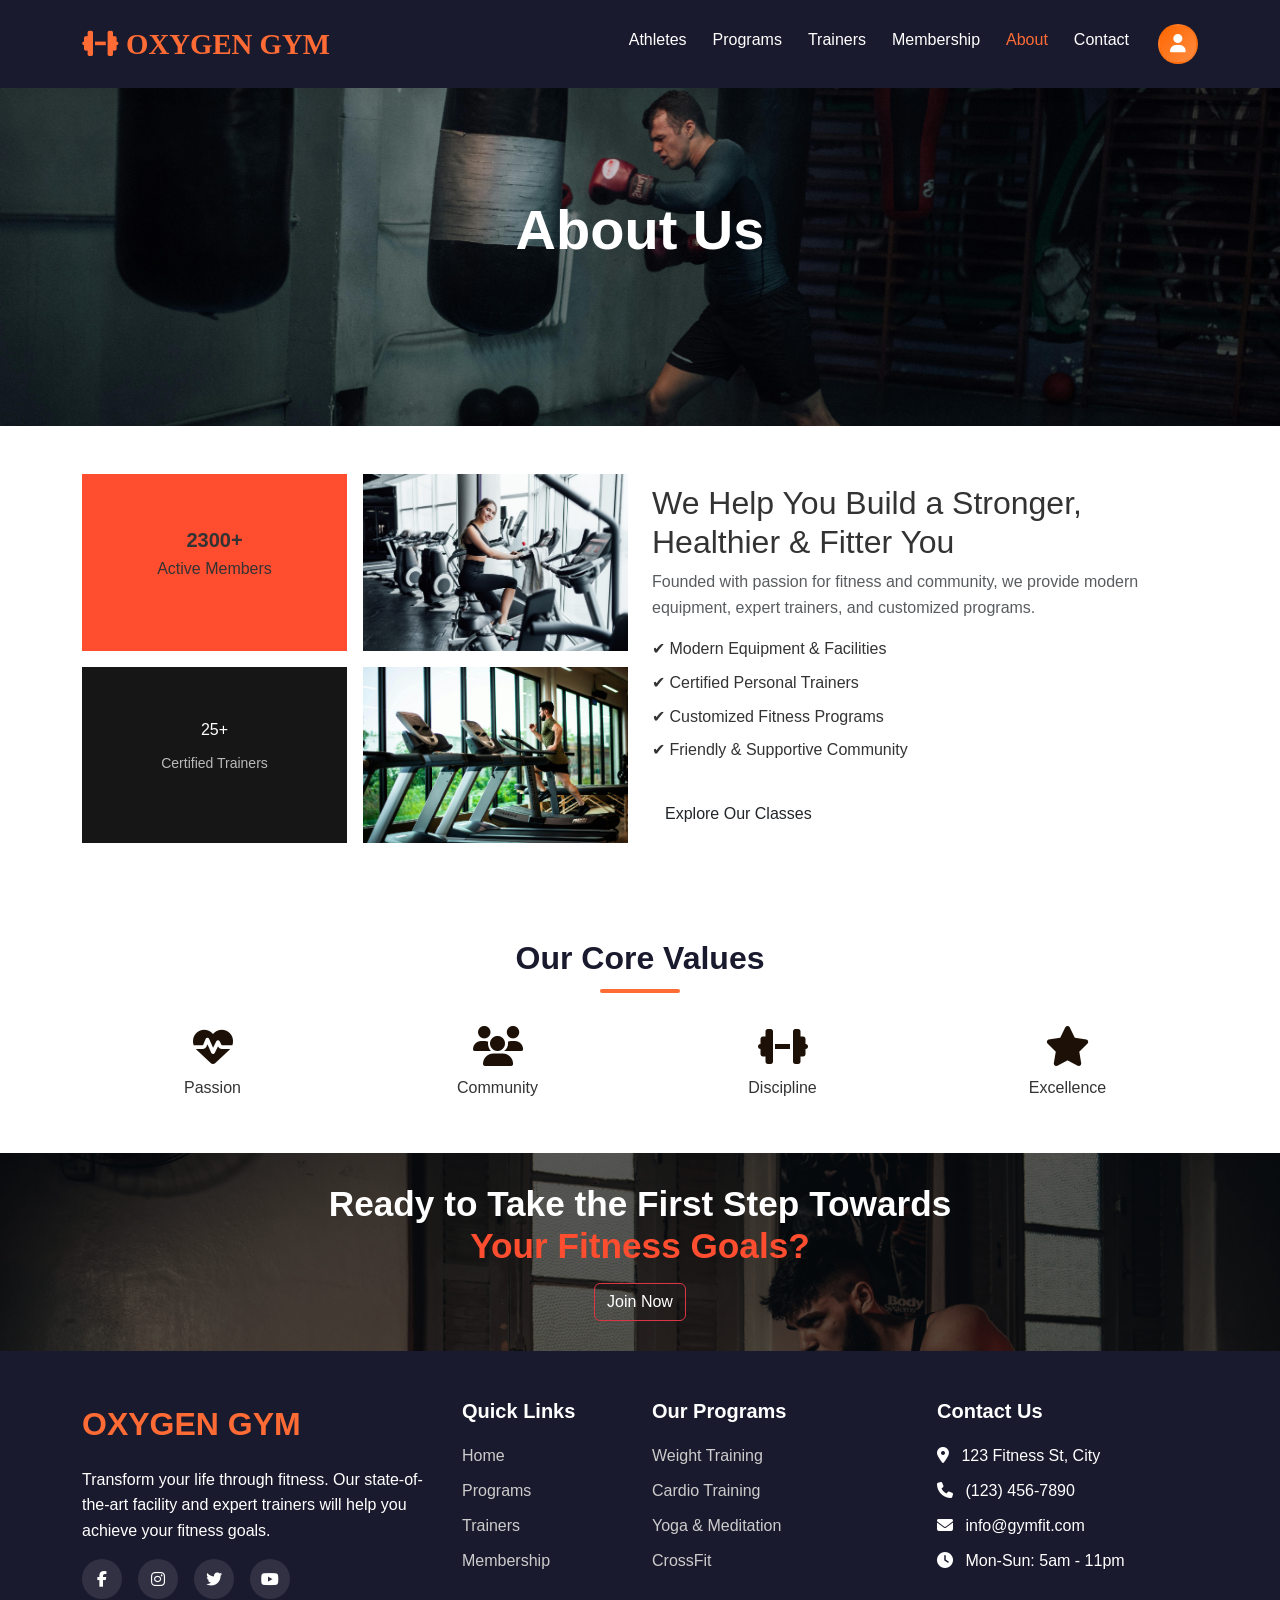
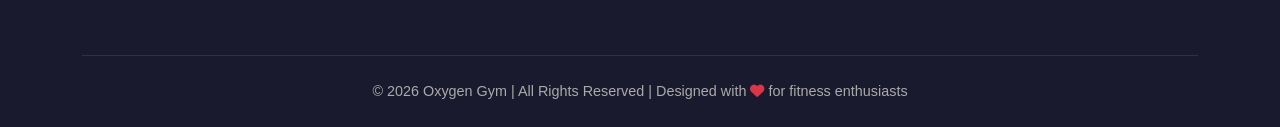
<file: about.html>
<!DOCTYPE html>
<html lang="en">

<head>
  <meta charset="UTF-8" />
  <title>About Us | Oxygen Gym</title>
  <meta name="viewport" content="width=device-width, initial-scale=1" />
  <link href="https://cdn.jsdelivr.net/npm/bootstrap@5.3.2/dist/css/bootstrap.min.css" rel="stylesheet" />
  <link href="https://cdnjs.cloudflare.com/ajax/libs/font-awesome/6.5.1/css/all.min.css" rel="stylesheet" />
  <link rel="icon" type="image/svg+xml"
    href="data:image/svg+xml,%3Csvg xmlns='http://www.w3.org/2000/svg' viewBox='0 0 640 512'%3E%3Cpath fill='%23dc3545' d='M96 96c-17.7 0-32 14.3-32 32v64H32c-17.7 0-32 14.3-32 32v64c0 17.7 14.3 32 32 32h32v64c0 17.7 14.3 32 32 32s32-14.3 32-32v-64h320v64c0 17.7 14.3 32 32 32s32-14.3 32-32v-64h32c17.7 0 32-14.3 32-32v-64c0-17.7-14.3-32-32-32h-32v-64c0-17.7-14.3-32-32-32s-32 14.3-32 32v64H128v-64c0-17.7-14.3-32-32-32z'/%3E%3C/svg%3E" />

  <link rel="stylesheet" href="../css/about.css" />
</head>

<body>
  <!-- ===== Navbar ===== -->
  <div id="header"></div>
  <!-- HERO -->
  <section class="hero">
    <h1>About Us</h1>
  </section>

  <!-- ABOUT -->
  <section class="container py-5">
    <div class="row g-4 align-items-center">
      <div class="col-md-6">
        <div class="row g-3">
          <div class="col-6">
            <div class="stat-box">
              2300+
              <small>Active Members</small>
            </div>
          </div>

          <div class="col-6">
            <img src="./assets/gym-run2.jpg" class="img-fluid" alt="" />
          </div>

          <div class="col-6">
            <div class="dark-card">
              25+
              <small>Certified Trainers</small>
            </div>
          </div>

          <div class="col-6">
            <img src="./assets/gym-run.jpg" class="img-fluid" alt="" />
          </div>
        </div>
      </div>

      <div class="col-md-6">
        <h2>We Help You Build a Stronger, Healthier & Fitter You</h2>
        <p class="text-muted">
          Founded with passion for fitness and community, we provide modern
          equipment, expert trainers, and customized programs.
        </p>

        <ul class="list-unstyled">
          <li>✔ Modern Equipment & Facilities</li>
          <li>✔ Certified Personal Trainers</li>
          <li>✔ Customized Fitness Programs</li>
          <li>✔ Friendly & Supportive Community</li>
        </ul>

        <button class="btn btn-main mt-3">Explore Our Classes</button>
      </div>
    </div>
  </section>

  <!-- MISSION -->

  <!-- VALUES -->
  <section class="container py-5 text-center">
    <h2 class="section-title">Our Core Values</h2>

    <div class="row g-4">
      <div class="col-md-3 icon-box">
        <i class="fa-solid fa-heart-pulse"></i>
        <h6>Passion</h6>
      </div>

      <div class="col-md-3 icon-box">
        <i class="fa-solid fa-users"></i>
        <h6>Community</h6>
      </div>

      <div class="col-md-3 icon-box">
        <i class="fa-solid fa-dumbbell"></i>
        <h6>Discipline</h6>
      </div>

      <div class="col-md-3 icon-box">
        <i class="fa-solid fa-star"></i>
        <h6>Excellence</h6>
      </div>
    </div>
  </section>

  <!-- CTA -->
  <section class="cta position-relative text-center">
    <div class="container">
      <h3 class="mb-3">
        Ready to Take the First Step Towards
        <p class="highlight">Your Fitness Goals?</p>
      </h3>

      <a href="/contact.html" class="btn border-danger btn-cta" style="color: white">
        Join Now
        <!-- <i class="bi bi-arrow-right ms-2" ></i> -->
      </a>
    </div>
  </section>

  <div id="footer"></div>

  <!-- For header footer -->
  <script src="../js/main.js"></script>
</body>

</html>
</file>
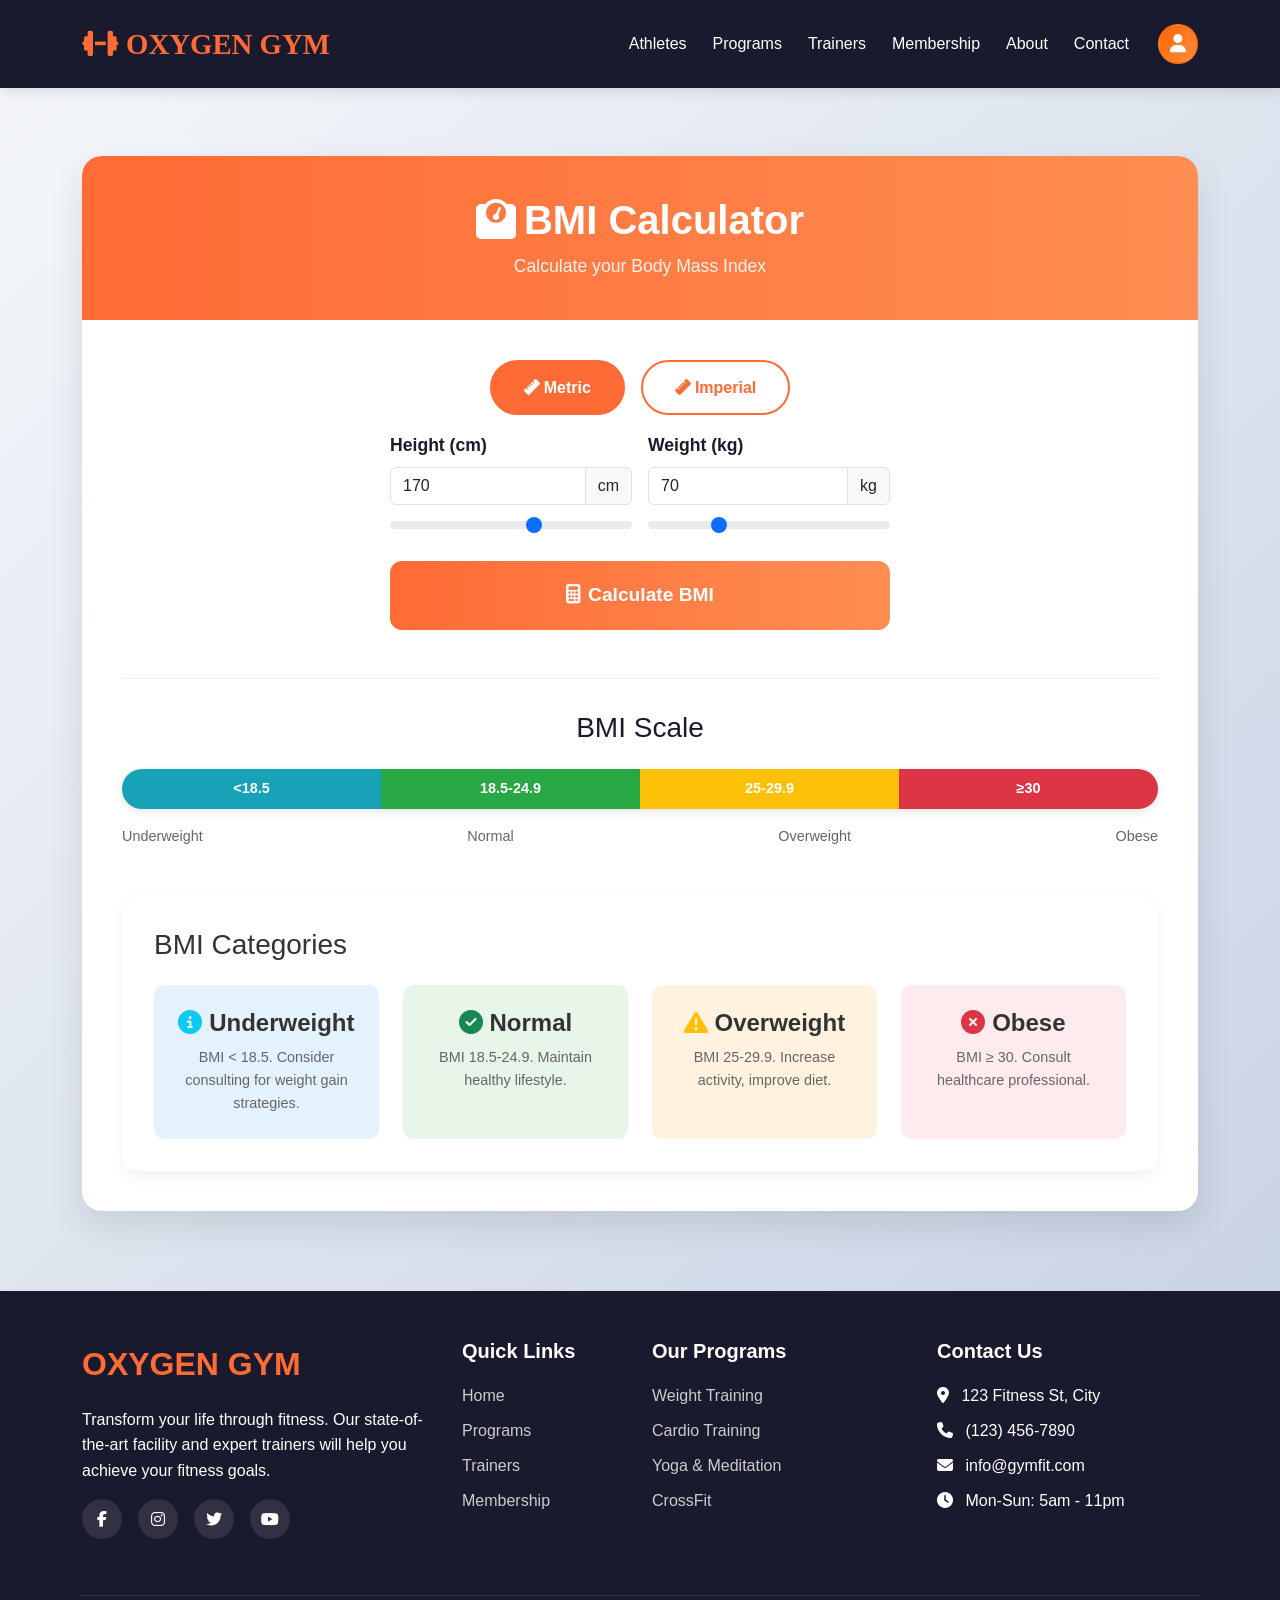
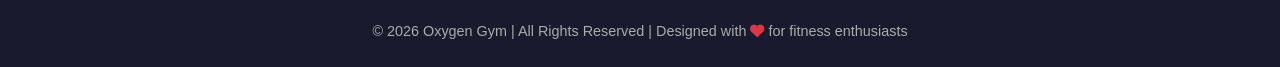
<file: bmi.html>
<!DOCTYPE html>
<html lang="en">
  <head>
    <meta charset="UTF-8" />
    <title>BMI Calculator | Gym Fit</title>
    <meta name="viewport" content="width=device-width, initial-scale=1" />
    <link
      href="https://cdn.jsdelivr.net/npm/bootstrap@5.3.2/dist/css/bootstrap.min.css"
      rel="stylesheet"
    />
    <link
      rel="stylesheet"
      href="https://cdnjs.cloudflare.com/ajax/libs/font-awesome/6.4.2/css/all.min.css"
    />
    <link rel="stylesheet" href="../css/bmi.css" />
    <style>
      body {
        padding-top: 70px;
      }
    </style>
  </head>
  <body>
    <div id="header"></div>

    <section class="bmi-section">
      <div class="container bmi-container">
        <div class="bmi-card">
          <div class="bmi-header">
            <h1><i class="fas fa-weight-scale me-2"></i>BMI Calculator</h1>
            <p>Calculate your Body Mass Index</p>
          </div>

          <div class="bmi-content">
            <div class="measurement-toggle mb-3">
              <button class="toggle-btn active" id="metricBtn">
                <i class="fas fa-ruler me-1"></i>Metric
              </button>
              <button class="toggle-btn" id="imperialBtn">
                <i class="fas fa-ruler me-1"></i>Imperial
              </button>
            </div>

            <div class="bmi-form">
              <!-- Metric System -->
              <div id="metricSystem">
                <div class="row g-3">
                  <div class="col-md-6">
                    <label class="form-label">Height (cm)</label>
                    <div class="input-group">
                      <input
                        type="number"
                        id="heightCm"
                        class="form-control"
                        value="170"
                        min="50"
                        max="250"
                        step="0.1"
                      />
                      <span class="input-group-text">cm</span>
                    </div>
                    <input
                      type="range"
                      id="heightCmRange"
                      min="50"
                      max="250"
                      value="170"
                      class="form-range mt-2"
                    />
                  </div>
                  <div class="col-md-6">
                    <label class="form-label">Weight (kg)</label>
                    <div class="input-group">
                      <input
                        type="number"
                        id="weightKg"
                        class="form-control"
                        value="70"
                        min="20"
                        max="200"
                        step="0.1"
                      />
                      <span class="input-group-text">kg</span>
                    </div>
                    <input
                      type="range"
                      id="weightKgRange"
                      min="20"
                      max="200"
                      value="70"
                      class="form-range mt-2"
                    />
                  </div>
                </div>
              </div>

              <!-- Imperial System -->
              <div id="imperialSystem" class="hidden">
                <div class="row g-3">
                  <div class="col-md-6">
                    <label class="form-label">Height</label>
                    <div class="row g-2">
                      <div class="col-6">
                        <div class="input-group">
                          <input
                            type="number"
                            id="heightFeet"
                            class="form-control"
                            value="5"
                            min="3"
                            max="8"
                          />
                          <span class="input-group-text">ft</span>
                        </div>
                      </div>
                      <div class="col-6">
                        <div class="input-group">
                          <input
                            type="number"
                            id="heightInches"
                            class="form-control"
                            value="7"
                            min="0"
                            max="11"
                          />
                          <span class="input-group-text">in</span>
                        </div>
                      </div>
                    </div>
                  </div>
                  <div class="col-md-6">
                    <label class="form-label">Weight (lbs)</label>
                    <div class="input-group">
                      <input
                        type="number"
                        id="weightLbs"
                        class="form-control"
                        value="154"
                        min="50"
                        max="440"
                        step="0.1"
                      />
                      <span class="input-group-text">lbs</span>
                    </div>
                    <input
                      type="range"
                      id="weightLbsRange"
                      min="50"
                      max="440"
                      value="154"
                      class="form-range mt-2"
                    />
                  </div>
                </div>
              </div>

              <button class="calculate-btn mt-3" onclick="calculateBMI()">
                <i class="fas fa-calculator me-2"></i>Calculate BMI
              </button>
            </div>

            <!-- Results -->
            <div id="result" class="bmi-result hidden">
              <h3>Your BMI Result</h3>
              <div class="result-value" id="bmiValue">--</div>
              <div class="result-category" id="bmiCategory">--</div>
              <div class="result-message" id="bmiMessage"></div>
            </div>

            <!-- Scale -->
            <div class="bmi-scale">
              <h3>BMI Scale</h3>
              <div class="scale-container">
                <div class="scale-segment scale-underweight">&lt;18.5</div>
                <div class="scale-segment scale-normal">18.5-24.9</div>
                <div class="scale-segment scale-overweight">25-29.9</div>
                <div class="scale-segment scale-obese">≥30</div>
              </div>
              <div class="scale-labels">
                <span>Underweight</span>
                <span>Normal</span>
                <span>Overweight</span>
                <span>Obese</span>
              </div>
            </div>

            <!-- Info Cards -->
            <div class="bmi-info">
              <h3>BMI Categories</h3>
              <div class="info-grid">
                <div class="info-card" style="background: #e3f2fd">
                  <h4>
                    <i class="fas fa-info-circle text-info"></i> Underweight
                  </h4>
                  <p>
                    BMI &lt; 18.5. Consider consulting for weight gain
                    strategies.
                  </p>
                </div>
                <div class="info-card" style="background: #e8f5e9">
                  <h4>
                    <i class="fas fa-check-circle text-success"></i> Normal
                  </h4>
                  <p>BMI 18.5-24.9. Maintain healthy lifestyle.</p>
                </div>
                <div class="info-card" style="background: #fff3e0">
                  <h4>
                    <i class="fas fa-exclamation-triangle text-warning"></i>
                    Overweight
                  </h4>
                  <p>BMI 25-29.9. Increase activity, improve diet.</p>
                </div>
                <div class="info-card" style="background: #ffebee">
                  <h4><i class="fas fa-times-circle text-danger"></i> Obese</h4>
                  <p>BMI ≥ 30. Consult healthcare professional.</p>
                </div>
              </div>
            </div>
          </div>
        </div>
      </div>
    </section>

    <div id="footer"></div>

    <script>
      // Load header/footer
      fetch("../includes/header.html")
        .then((r) => r.text())
        .then((d) => (document.getElementById("header").innerHTML = d));
      fetch("../includes/footer.html")
        .then((r) => r.text())
        .then((d) => (document.getElementById("footer").innerHTML = d));

      // Measurement toggle
      document
        .getElementById("metricBtn")
        .addEventListener("click", function () {
          this.classList.add("active");
          document.getElementById("imperialBtn").classList.remove("active");
          document.getElementById("metricSystem").classList.remove("hidden");
          document.getElementById("imperialSystem").classList.add("hidden");
        });

      document
        .getElementById("imperialBtn")
        .addEventListener("click", function () {
          this.classList.add("active");
          document.getElementById("metricBtn").classList.remove("active");
          document.getElementById("imperialSystem").classList.remove("hidden");
          document.getElementById("metricSystem").classList.add("hidden");
        });

      // Sync sliders with inputs
      function syncInputs(inputId, rangeId) {
        const input = document.getElementById(inputId);
        const range = document.getElementById(rangeId);
        input.addEventListener("input", () => (range.value = input.value));
        range.addEventListener("input", () => (input.value = range.value));
      }

      syncInputs("heightCm", "heightCmRange");
      syncInputs("weightKg", "weightKgRange");
      syncInputs("weightLbs", "weightLbsRange");

      // BMI Calculation
      function calculateBMI() {
        let height, weight;
        const metricActive = document
          .getElementById("metricBtn")
          .classList.contains("active");

        if (metricActive) {
          height = parseFloat(document.getElementById("heightCm").value) / 100;
          weight = parseFloat(document.getElementById("weightKg").value);
        } else {
          const feet = parseFloat(document.getElementById("heightFeet").value);
          const inches = parseFloat(
            document.getElementById("heightInches").value
          );
          weight =
            parseFloat(document.getElementById("weightLbs").value) * 0.453592;
          height = (feet * 12 + (inches || 0)) * 0.0254;
        }

        if (!height || !weight || height <= 0 || weight <= 0) {
          alert("Please enter valid values");
          return;
        }

        const bmi = (weight / (height * height)).toFixed(1);
        let category, color, message;

        if (bmi < 18.5) {
          category = "Underweight";
          color = "#17a2b8";
          message =
            "Consider consulting a nutritionist for healthy weight gain.";
        } else if (bmi < 25) {
          category = "Normal Weight";
          color = "#28a745";
          message = "Great! Maintain your healthy lifestyle.";
        } else if (bmi < 30) {
          category = "Overweight";
          color = "#ffc107";
          message =
            "Consider increasing activity and improving dietary habits.";
        } else {
          category = "Obese";
          color = "#dc3545";
          message = "Consult with a healthcare professional for guidance.";
        }

        // Display results
        const resultDiv = document.getElementById("result");
        document.getElementById("bmiValue").textContent = bmi;
        document.getElementById("bmiValue").style.color = color;
        document.getElementById("bmiCategory").textContent = category;
        document.getElementById("bmiCategory").style.backgroundColor = color;
        document.getElementById("bmiMessage").textContent = message;

        resultDiv.classList.remove("hidden");
        resultDiv.classList.add("visible", "fade-in");
      }
    </script>

    <script src="https://cdn.jsdelivr.net/npm/bootstrap@5.3.2/dist/js/bootstrap.bundle.min.js"></script>
  </body>
</html>
</file>
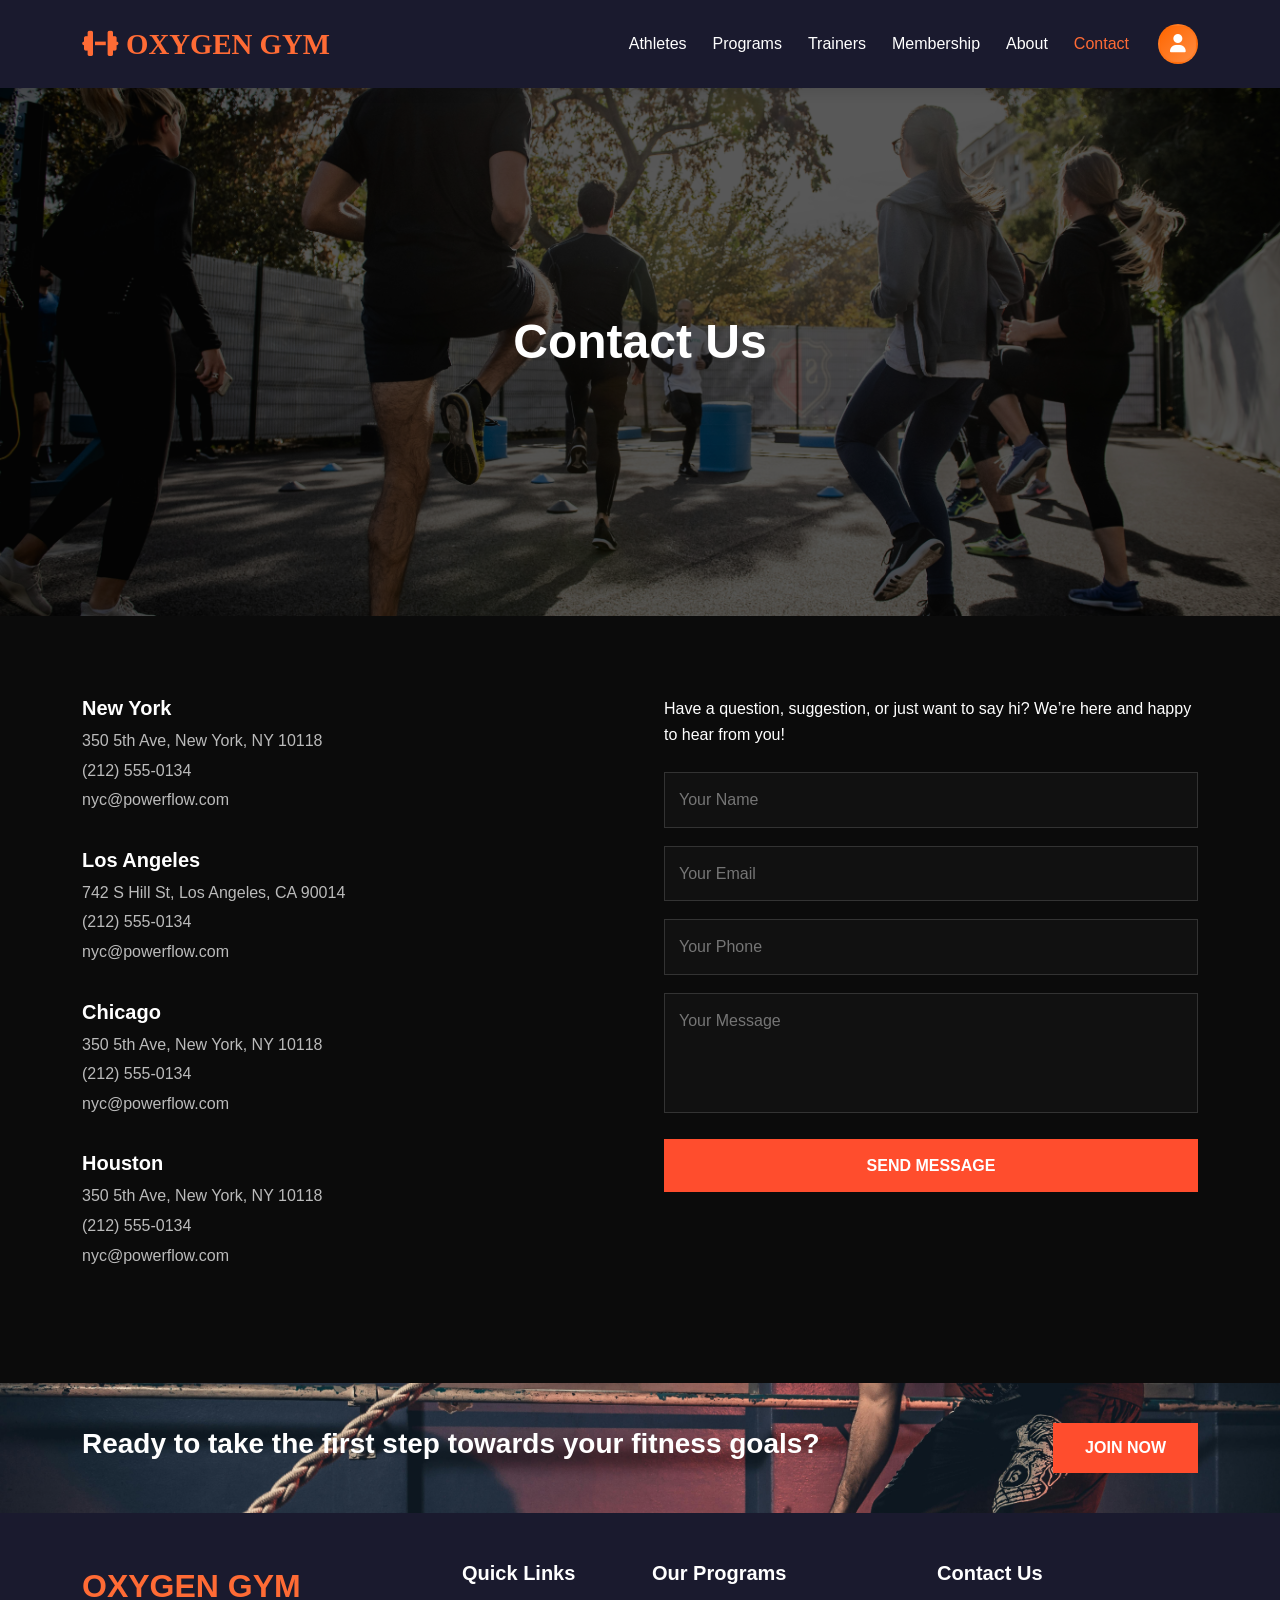
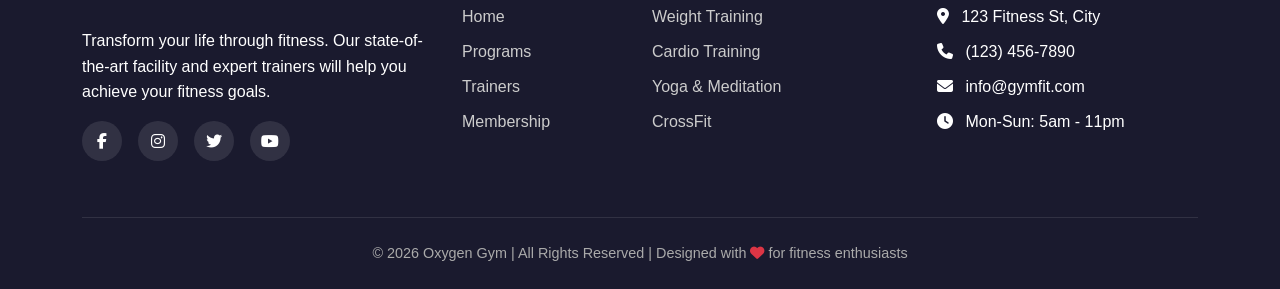
<file: contact.html>
<!DOCTYPE html>
<html lang="en">

<head>
  <meta charset="UTF-8" />
  <title>Contact Us | Oxygen Gym</title>
  <meta name="viewport" content="width=device-width, initial-scale=1" />

  <!-- Bootstrap CSS -->
  <link href="https://cdn.jsdelivr.net/npm/bootstrap@5.3.2/dist/css/bootstrap.min.css" rel="stylesheet" />
  <link rel="icon" type="image/svg+xml"
    href="data:image/svg+xml,%3Csvg xmlns='http://www.w3.org/2000/svg' viewBox='0 0 640 512'%3E%3Cpath fill='%23dc3545' d='M96 96c-17.7 0-32 14.3-32 32v64H32c-17.7 0-32 14.3-32 32v64c0 17.7 14.3 32 32 32h32v64c0 17.7 14.3 32 32 32s32-14.3 32-32v-64h320v64c0 17.7 14.3 32 32 32s32-14.3 32-32v-64h32c17.7 0 32-14.3 32-32v-64c0-17.7-14.3-32-32-32h-32v-64c0-17.7-14.3-32-32-32s-32 14.3-32 32v64H128v-64c0-17.7-14.3-32-32-32z'/%3E%3C/svg%3E" />

  <!-- Custom CSS -->
  <link rel="stylesheet" href="../css/contact.css" />
</head>

<!-- Custom CSS -->
<link rel="stylesheet" href="../css/contact.css" />
</head>

<body style="color: #000000;">

  <!-- ===== Navbar ===== -->
  <div id="header"></div>

  <!-- ===== Contact Section ===== -->
  <section class="contact-hero">
    <div class="overlay"></div>
    <div class="container text-center hero-content">
      <h1>Contact Us</h1>
    </div>
  </section>

  <!-- CONTACT SECTION -->
  <section class="contact-section">
    <div class="container">
      <div class="row g-5">
        <!-- LEFT INFO -->
        <div class="col-lg-6">
          <div class="locations">
            <div class="location">
              <h5>New York</h5>
              <p>350 5th Ave, New York, NY 10118</p>
              <p>(212) 555-0134</p>
              <p>nyc@powerflow.com</p>
            </div>

            <div class="location">
              <h5>Los Angeles</h5>
              <p>742 S Hill St, Los Angeles, CA 90014</p>
              <p>(212) 555-0134</p>
              <p>nyc@powerflow.com</p>
            </div>

            <div class="location">
              <h5>Chicago</h5>
              <p>350 5th Ave, New York, NY 10118</p>
              <p>(212) 555-0134</p>
              <p>nyc@powerflow.com</p>
            </div>

            <div class="location">
              <h5>Houston</h5>
              <p>350 5th Ave, New York, NY 10118</p>
              <p>(212) 555-0134</p>
              <p>nyc@powerflow.com</p>
            </div>
          </div>
        </div>

        <!-- RIGHT FORM -->
        <div class="col-lg-6">
          <div class="contact-form">
            <p class="contect-form-text">
              Have a question, suggestion, or just want to say hi? We’re here
              and happy to hear from you!
            </p>

            <form>
              <input type="text" placeholder="Your Name" required />
              <input type="email" placeholder="Your Email" required />
              <input type="text" placeholder="Your Phone" />
              <textarea placeholder="Your Message"></textarea>
              <button type="submit">SEND MESSAGE</button>
            </form>
          </div>
        </div>
      </div>
    </div>
  </section>

  <!-- CTA -->
  <section class="cta">
    <div class="container d-flex justify-content-between align-items-center flex-wrap">
      <h3>Ready to take the first step towards your fitness goals?</h3>
      <a href="/membership.html" class="cta-btn">JOIN NOW</a>
    </div>
  </section>

  <!-- ===== Footer ===== -->
  <div id="footer"></div>

  <!-- For header footer -->
  <script src="../js/main.js"></script>

  <!-- Bootstrap JS -->
  <script src="https://cdn.jsdelivr.net/npm/bootstrap@5.3.2/dist/js/bootstrap.bundle.min.js"></script>

  <!-- JavaScript -->
  <script>
    function validateForm() {
      const name = document.getElementById("name").value;
      const email = document.getElementById("email").value;
      const message = document.getElementById("message").value;
      const formMsg = document.getElementById("formMsg");

      if (name === "" || email === "" || message === "") {
        formMsg.innerHTML = "Please fill all fields";
        formMsg.style.color = "red";
        return false;
      }

      formMsg.innerHTML = "Message sent successfully!";
      formMsg.style.color = "green";

      // clear form
      document.getElementById("name").value = "";
      document.getElementById("email").value = "";
      document.getElementById("message").value = "";

      return false; // backend nahi hai
    }
  </script>
</body>

</html>
</file>
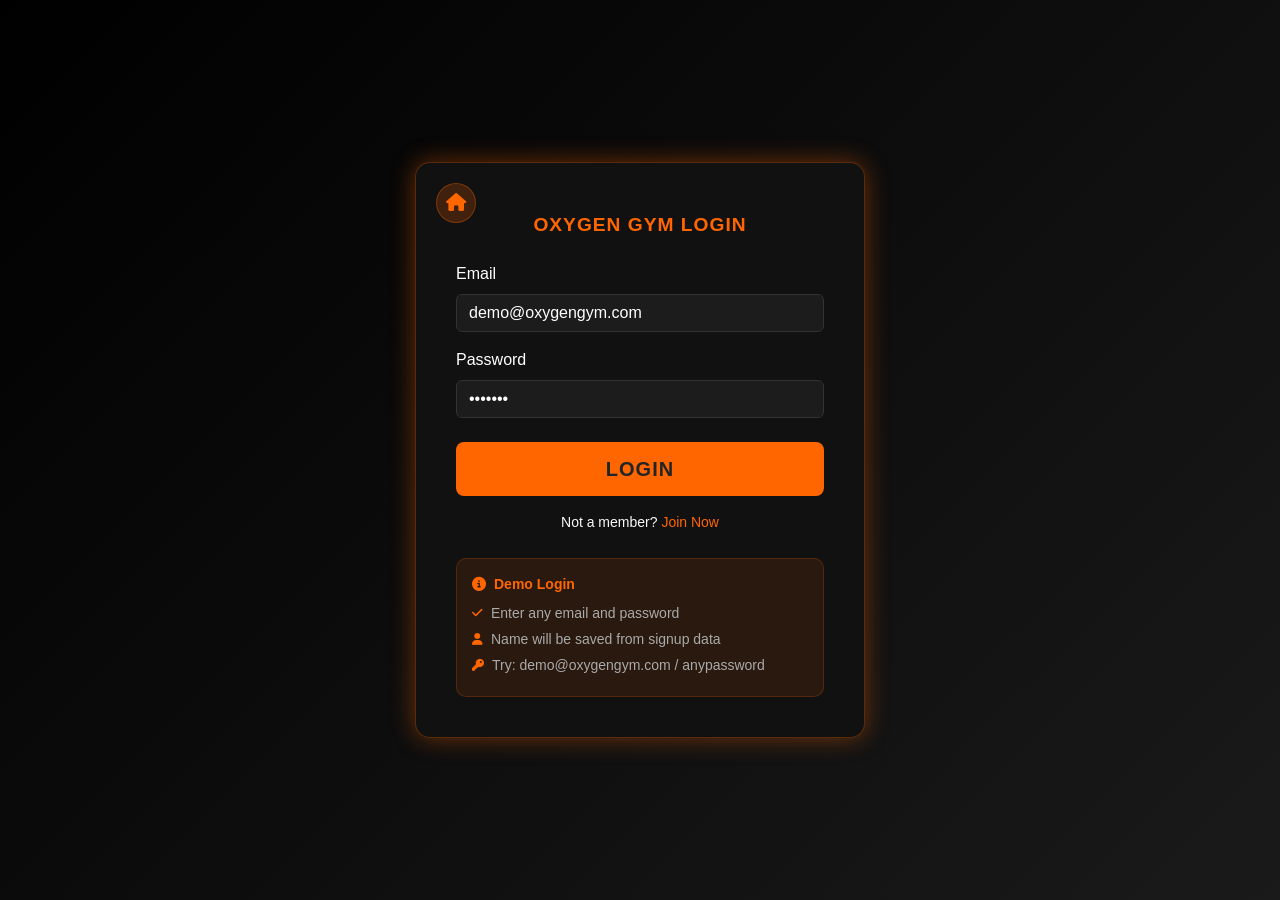
<file: login.html>
<!doctype html>
<html lang="en">
  <head>
    <meta charset="UTF-8" />
    <meta name="viewport" content="width=device-width, initial-scale=1.0" />
    <title>Gym Login</title>

    <!-- Bootstrap CSS -->
    <link
      href="https://cdn.jsdelivr.net/npm/bootstrap@5.3.2/dist/css/bootstrap.min.css"
      rel="stylesheet"
    />
    <!-- Font Awesome Icons -->
    <link
      rel="stylesheet"
      href="https://cdnjs.cloudflare.com/ajax/libs/font-awesome/6.4.2/css/all.min.css"
    />

    <style>
      body {
        background: linear-gradient(135deg, #000000, #1a1a1a);
        height: 100vh;
        display: flex;
        align-items: center;
        justify-content: center;
        font-family: "Segoe UI", Tahoma, Geneva, Verdana, sans-serif;
        padding: 20px;
      }

      .login-container {
        width: 100%;
        max-width: 450px;
      }

      .login-card {
        background-color: #111;
        border-radius: 15px;
        padding: 40px;
        box-shadow: 0 0 25px rgba(255, 102, 0, 0.4);
        border: 1px solid rgba(255, 102, 0, 0.3);
        position: relative;
      }

      /* Home Button */
      .home-btn {
        position: absolute;
        top: 20px;
        left: 20px;
        background: rgba(255, 102, 0, 0.2);
        border: 1px solid rgba(255, 102, 0, 0.3);
        color: #ff6600;
        width: 40px;
        height: 40px;
        border-radius: 50%;
        display: flex;
        align-items: center;
        justify-content: center;
        text-decoration: none;
        transition: all 0.3s ease;
        font-size: 18px;
      }

      .home-btn:hover {
        background: rgba(255, 102, 0, 0.3);
        transform: scale(1.1);
        color: #fff;
        box-shadow: 0 0 10px rgba(255, 102, 0, 0.5);
      }

      .login-title {
        color: #ff6600;
        font-weight: 700;
        text-align: center;
        font-size: larger;
        margin-bottom: 25px;
        letter-spacing: 1px;
        padding-top: 10px;
      }

      .form-control {
        background-color: #1c1c1c;
        border: 1px solid #333;
        color: #fff;
        transition: all 0.3s ease;
      }

      .form-control:focus {
        border-color: #ff6600;
        box-shadow: 0 0 8px rgba(255, 102, 0, 0.5);
        background-color: #1c1c1c;
        color: #fff;
      }

      .btn-orange {
        background-color: #ff6600;
        border: none;
        font-weight: 600;
        letter-spacing: 1px;
        transition: all 0.3s ease;
        padding: 12px;
      }

      .btn-orange:hover {
        background-color: #e65c00;
        transform: translateY(-2px);
        box-shadow: 0 5px 15px rgba(255, 102, 0, 0.4);
      }

      .btn-orange:active {
        transform: translateY(0);
      }

      .form-text a {
        color: #ff6600;
        text-decoration: none;
        font-weight: 500;
      }

      .form-text a:hover {
        text-decoration: underline;
      }

      /* Demo Credentials */
      .demo-credentials {
        background: rgba(255, 102, 0, 0.1);
        border: 1px solid rgba(255, 102, 0, 0.2);
        border-radius: 10px;
        padding: 15px;
        margin-top: 25px;
        color: #aaa;
        font-size: 14px;
      }

      .demo-title {
        color: #ff6600;
        font-weight: 600;
        margin-bottom: 8px;
        display: flex;
        align-items: center;
        gap: 8px;
      }

      .demo-list {
        list-style: none;
        padding-left: 0;
        margin-bottom: 0;
      }

      .demo-list li {
        margin-bottom: 5px;
        display: flex;
        align-items: center;
        gap: 8px;
      }

      .demo-list i {
        color: #ff6600;
        font-size: 12px;
      }

      /* Success Message */
      .success-message {
        background: rgba(40, 167, 69, 0.1);
        border: 1px solid rgba(40, 167, 69, 0.3);
        color: #28a745;
        padding: 12px;
        border-radius: 10px;
        margin-bottom: 20px;
        display: none;
        align-items: center;
        gap: 10px;
        font-weight: 500;
      }

      /* Loading Animation */
      .loading {
        display: none;
        width: 20px;
        height: 20px;
        border: 3px solid rgba(255, 255, 255, 0.3);
        border-radius: 50%;
        border-top-color: white;
        animation: spin 1s linear infinite;
      }

      @keyframes spin {
        to {
          transform: rotate(360deg);
        }
      }

      /* Responsive */
      @media (max-width: 480px) {
        .login-card {
          padding: 30px 25px;
        }

        .home-btn {
          top: 15px;
          left: 15px;
          width: 35px;
          height: 35px;
          font-size: 16px;
        }

        .login-title {
          font-size: 22px;
          margin-bottom: 20px;
        }
      }
    </style>
  </head>

  <body>
    <div class="login-container">
      <div class="login-card">
        <!-- Home Button -->
        <a href="index.html" class="home-btn" title="Go to Home">
          <i class="fas fa-home"></i>
        </a>

        <h2 class="login-title">OXYGEN GYM LOGIN</h2>

        <!-- Success Message -->
        <div class="success-message" id="successMessage">
          <i class="fas fa-check-circle"></i>
          <span id="messageText">Login successful! Redirecting...</span>
        </div>

        <form id="loginForm">
          <div class="mb-3">
            <label class="form-label text-white">Email</label>
            <input
              type="email"
              class="form-control"
              placeholder="Enter your email"
              required
              id="emailInput"
            />
          </div>

          <div class="mb-3">
            <label class="form-label text-white">Password</label>
            <input
              type="password"
              class="form-control"
              placeholder="Enter your password"
              required
              id="passwordInput"
            />
          </div>

          <div class="d-grid mt-4">
            <button type="submit" class="btn btn-orange btn-lg" id="loginBtn">
              <span id="btnText">LOGIN</span>
              <div class="loading" id="loadingSpinner"></div>
            </button>
          </div>

          <p class="form-text text-center mt-3 text-light">
            Not a member? <a href="signup.html">Join Now</a>
          </p>
        </form>

        <!-- Demo Credentials -->
        <div class="demo-credentials">
          <div class="demo-title">
            <i class="fas fa-info-circle"></i>
            <span>Demo Login</span>
          </div>
          <ul class="demo-list">
            <li>
              <i class="fas fa-check"></i>
              Enter any email and password
            </li>
            <li>
              <i class="fas fa-user"></i>
              Name will be saved from signup data
            </li>
            <li>
              <i class="fas fa-key"></i>
              Try: demo@oxygengym.com / anypassword
            </li>
          </ul>
        </div>
      </div>
    </div>

    <script>
      document.addEventListener("DOMContentLoaded", function () {
        const loginForm = document.getElementById("loginForm");
        const emailInput = document.getElementById("emailInput");
        const passwordInput = document.getElementById("passwordInput");
        const loginBtn = document.getElementById("loginBtn");
        const btnText = document.getElementById("btnText");
        const loadingSpinner = document.getElementById("loadingSpinner");
        const successMessage = document.getElementById("successMessage");
        const messageText = document.getElementById("messageText");

        // Pre-fill demo email for testing
        emailInput.value = "demo@oxygengym.com";
        passwordInput.value = "demo123";

        loginForm.addEventListener("submit", function (event) {
          event.preventDefault();

          const email = emailInput.value.trim();
          const password = passwordInput.value;

          if (!email || !password) {
            alert("Please enter both email and password");
            return;
          }

          // Show loading state
          loginBtn.disabled = true;
          btnText.textContent = "Logging in...";
          loadingSpinner.style.display = "inline-block";

          // Simulate API call delay
          setTimeout(function () {
            // First check if there's existing user data from signup
            const existingUser = localStorage.getItem("gymUser");
            let user;

            if (existingUser) {
              // Use the existing user data from signup
              user = JSON.parse(existingUser);
              user.email = email; // Update email if changed
            } else {
              // Create new user with name extracted from email
              const nameFromEmail = extractNameFromEmail(email);

              user = {
                name: nameFromEmail,
                email: email,
                phone: "Not Provided",
                loginDate: new Date().toISOString(),
                isFromLogin: true,
              };
            }

            // Save user to localStorage (this will overwrite existing)
            localStorage.setItem("gymUser", JSON.stringify(user));
            localStorage.setItem("isLoggedIn", "true");

            // Show success message
            messageText.textContent = `Welcome back, ${user.name}! Redirecting...`;
            successMessage.style.display = "flex";

            // Hide form
            loginForm.style.opacity = "0.6";
            loginForm.style.pointerEvents = "none";

            // Redirect after delay
            setTimeout(function () {
              window.location.href = "index.html";
            }, 1500);
          }, 1200); // Simulate network delay
        });

        // Function to extract name from email
        function extractNameFromEmail(email) {
          try {
            // Get the part before @
            const emailPart = email.split("@")[0];

            // Replace dots, underscores, and numbers with spaces
            const cleanPart = emailPart.replace(/[._0-9]/g, " ");

            // Capitalize first letter of each word
            const name = cleanPart
              .split(" ")
              .filter((word) => word.length > 0)
              .map(
                (word) =>
                  word.charAt(0).toUpperCase() + word.slice(1).toLowerCase(),
              )
              .join(" ");

            // If name is valid, return it
            if (name && name.length >= 2) {
              return name;
            }
          } catch (e) {
            console.log("Error extracting name:", e);
          }

          // Default name if extraction fails
          return "Gym Member";
        }

        // Check if already logged in
        const isLoggedIn = localStorage.getItem("isLoggedIn");
        if (isLoggedIn === "true") {
          // If already logged in, redirect to home
          window.location.href = "index.html";
        }

        // Add focus effect to inputs
        const inputs = document.querySelectorAll(".form-control");
        inputs.forEach((input) => {
          input.addEventListener("focus", function () {
            this.style.transform = "scale(1.02)";
          });

          input.addEventListener("blur", function () {
            this.style.transform = "scale(1)";
          });
        });
      });
    </script>
  </body>
</html>
</file>
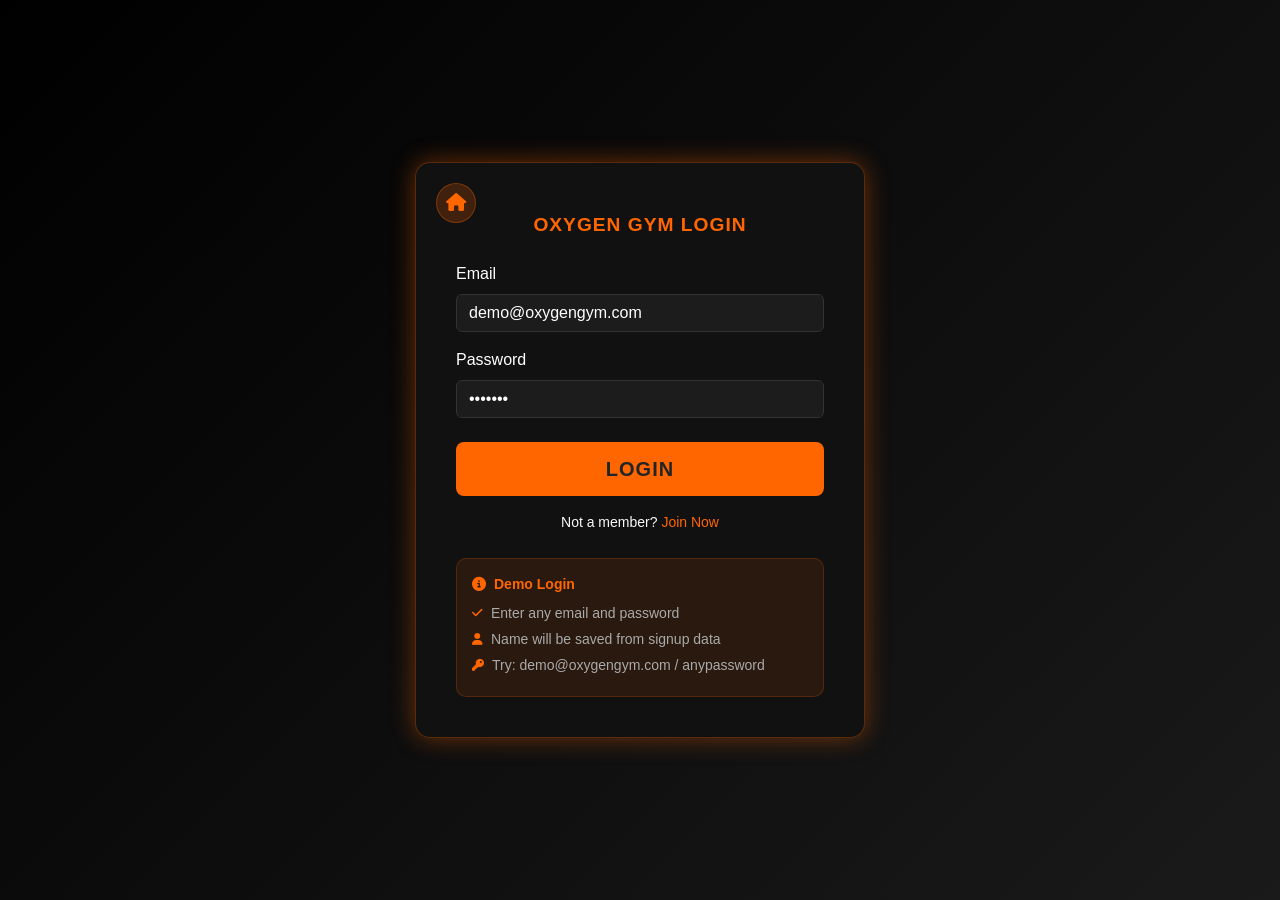
<file: profile.html>
<!doctype html>
<html lang="en">
  <head>
    <meta charset="UTF-8" />
    <meta name="viewport" content="width=device-width, initial-scale=1.0" />
    <title>My Gym Profile</title>

    <link
      href="https://cdn.jsdelivr.net/npm/bootstrap@5.3.2/dist/css/bootstrap.min.css"
      rel="stylesheet"
    />
    <!-- Font Awesome for icons -->
    <link
      rel="stylesheet"
      href="https://cdnjs.cloudflare.com/ajax/libs/font-awesome/6.4.2/css/all.min.css"
    />

    <style>
      :root {
        --primary: #ff6600;
        --primary-dark: #e55a00;
        --dark: #0a0a0a;
        --dark-light: #1a1a1a;
        --light: #f8f9fa;
        --gray: #6c757d;
        --gradient: linear-gradient(135deg, #ff6600 0%, #ff8c42 100%);
      }

      * {
        margin: 0;
        padding: 0;
        box-sizing: border-box;
      }

      body {
        background-color: var(--dark);
        font-family: "Segoe UI", Tahoma, Geneva, Verdana, sans-serif;
        min-height: 100vh;
        display: flex;
        justify-content: center;
        align-items: center;
        padding: 20px;
        background-image:
          radial-gradient(
            circle at 10% 20%,
            rgba(255, 102, 0, 0.05) 0%,
            transparent 20%
          ),
          radial-gradient(
            circle at 90% 80%,
            rgba(255, 102, 0, 0.05) 0%,
            transparent 20%
          );
      }

      .profile-container {
        width: 100%;
        max-width: 900px;
        display: flex;
        flex-direction: column;
        gap: 30px;
      }

      /* Navigation Bar */
      .profile-nav {
        display: flex;
        justify-content: space-between;
        align-items: center;
        margin-bottom: 10px;
      }

      .btn-home {
        background: var(--gradient);
        color: white;
        border: none;
        border-radius: 12px;
        padding: 12px 25px;
        font-weight: 600;
        cursor: pointer;
        transition: all 0.3s ease;
        display: flex;
        align-items: center;
        gap: 10px;
        text-decoration: none;
        font-size: 15px;
      }

      .btn-home:hover {
        background: linear-gradient(135deg, #e55a00 0%, #ff7a29 100%);
        transform: translateY(-2px);
        box-shadow: 0 5px 15px rgba(255, 102, 0, 0.3);
        color: white;
      }

      .profile-page-title {
        color: var(--primary);
        font-size: 24px;
        font-weight: 700;
        display: flex;
        align-items: center;
        gap: 10px;
      }

      /* Header Section - Made Smaller */
      .profile-header {
        background: var(--gradient);
        border-radius: 20px;
        padding: 25px;
        color: white;
        text-align: center;
        position: relative;
        overflow: hidden;
        box-shadow: 0 8px 25px rgba(255, 102, 0, 0.2);
        margin-top: 10px;
      }

      .profile-header::before {
        content: "";
        position: absolute;
        top: 0;
        left: 0;
        width: 100%;
        height: 100%;
        background-image: url("data:image/svg+xml,%3Csvg width='100' height='100' viewBox='0 0 100 100' xmlns='http://www.w3.org/2000/svg'%3E%3Cpath d='M11 18c3.866 0 7-3.134 7-7s-3.134-7-7-7-7 3.134-7 7 3.134 7 7 7zm48 25c3.866 0 7-3.134 7-7s-3.134-7-7-7-7 3.134-7 7 3.134 7 7 7zm-43-7c1.657 0 3-1.343 3-3s-1.343-3-3-3-3 1.343-3 3 1.343 3 3 3zm63 31c1.657 0 3-1.343 3-3s-1.343-3-3-3-3 1.343-3 3 1.343 3 3 3zM34 90c1.657 0 3-1.343 3-3s-1.343-3-3-3-3 1.343-3 3 1.343 3 3 3zm56-76c1.657 0 3-1.343 3-3s-1.343-3-3-3-3 1.343-3 3 1.343 3 3 3zM12 86c2.21 0 4-1.79 4-4s-1.79-4-4-4-4 1.79-4 4 1.79 4 4 4zm28-65c2.21 0 4-1.79 4-4s-1.79-4-4-4-4 1.79-4 4 1.79 4 4 4zm23-11c2.76 0 5-2.24 5-5s-2.24-5-5-5-5 2.24-5 5 2.24 5 5 5zm-6 60c2.21 0 4-1.79 4-4s-1.79-4-4-4-4 1.79-4 4 1.79 4 4 4zm29 22c2.76 0 5-2.24 5-5s-2.24-5-5-5-5 2.24-5 5 2.24 5 5 5zM32 63c2.76 0 5-2.24 5-5s-2.24-5-5-5-5 2.24-5 5 2.24 5 5 5zm57-13c2.76 0 5-2.24 5-5s-2.24-5-5-5-5 2.24-5 5 2.24 5 5 5zm-9-21c1.105 0 2-.895 2-2s-.895-2-2-2-2 .895-2 2 .895 2 2 2zM60 91c1.105 0 2-.895 2-2s-.895-2-2-2-2 .895-2 2 .895 2 2 2zM35 41c1.105 0 2-.895 2-2s-.895-2-2-2-2 .895-2 2 .895 2 2 2zM12 60c1.105 0 2-.895 2-2s-.895-2-2-2-2 .895-2 2 .895 2 2 2z' fill='%23ffffff' fill-opacity='0.1' fill-rule='evenodd'/%3E%3C/svg%3E");
        opacity: 0.3;
      }

      /* Smaller Avatar */
      .profile-avatar {
        width: 90px;
        height: 90px;
        border-radius: 50%;
        background: rgba(255, 255, 255, 0.2);
        display: flex;
        align-items: center;
        justify-content: center;
        margin: 0 auto 15px;
        border: 4px solid rgba(255, 255, 255, 0.3);
        font-size: 40px;
        color: white;
      }

      /* Smaller Titles */
      .profile-title {
        font-size: 26px;
        font-weight: 700;
        margin-bottom: 8px;
        letter-spacing: 0.5px;
      }

      .profile-subtitle {
        font-size: 16px;
        opacity: 0.9;
        font-weight: 300;
      }

      /* Main Content */
      .profile-content {
        display: flex;
        flex-wrap: wrap;
        gap: 30px;
      }

      .profile-sidebar {
        flex: 1;
        min-width: 280px;
      }

      .profile-main {
        flex: 2;
        min-width: 280px;
      }

      /* Card Styles */
      .profile-card {
        background-color: var(--dark-light);
        border-radius: 18px;
        padding: 25px;
        margin-bottom: 25px;
        box-shadow: 0 6px 18px rgba(0, 0, 0, 0.25);
        border: 1px solid rgba(255, 102, 0, 0.1);
        transition:
          transform 0.3s ease,
          box-shadow 0.3s ease;
      }

      .profile-card:hover {
        transform: translateY(-4px);
        box-shadow: 0 10px 22px rgba(0, 0, 0, 0.35);
      }

      .card-title {
        color: var(--primary);
        font-size: 20px;
        font-weight: 700;
        margin-bottom: 22px;
        display: flex;
        align-items: center;
        gap: 10px;
      }

      .card-title i {
        font-size: 22px;
      }

      /* Info Items */
      .info-item {
        display: flex;
        align-items: flex-start;
        margin-bottom: 20px;
        padding-bottom: 20px;
        border-bottom: 1px solid rgba(255, 255, 255, 0.05);
      }

      .info-item:last-child {
        border-bottom: none;
        margin-bottom: 0;
        padding-bottom: 0;
      }

      .info-icon {
        width: 46px;
        height: 46px;
        background: rgba(255, 102, 0, 0.1);
        border-radius: 10px;
        display: flex;
        align-items: center;
        justify-content: center;
        margin-right: 16px;
        flex-shrink: 0;
        color: var(--primary);
        font-size: 20px;
      }

      .info-content {
        flex: 1;
      }

      .info-label {
        color: var(--gray);
        font-size: 13px;
        font-weight: 500;
        margin-bottom: 5px;
        text-transform: uppercase;
        letter-spacing: 0.5px;
      }

      .info-value {
        color: var(--light);
        font-size: 16px;
        font-weight: 600;
      }

      /* Stats */
      .stats-grid {
        display: grid;
        grid-template-columns: repeat(auto-fill, minmax(130px, 1fr));
        gap: 18px;
        margin-top: 10px;
      }

      .stat-card {
        background: rgba(255, 102, 0, 0.08);
        border-radius: 14px;
        padding: 18px;
        text-align: center;
        border: 1px solid rgba(255, 102, 0, 0.1);
      }

      .stat-value {
        font-size: 28px;
        font-weight: 800;
        color: var(--primary);
        line-height: 1;
        margin-bottom: 6px;
      }

      .stat-label {
        color: var(--gray);
        font-size: 13px;
        font-weight: 500;
      }

      /* Buttons */
      .btn-logout {
        background: var(--gradient);
        color: white;
        border: none;
        border-radius: 14px;
        padding: 16px 25px;
        font-size: 16px;
        font-weight: 700;
        width: 100%;
        cursor: pointer;
        transition: all 0.3s ease;
        display: flex;
        align-items: center;
        justify-content: center;
        gap: 10px;
        margin-top: 10px;
        letter-spacing: 0.5px;
      }

      .btn-logout:hover {
        background: linear-gradient(135deg, #e55a00 0%, #ff7a29 100%);
        transform: translateY(-3px);
        box-shadow: 0 8px 18px rgba(255, 102, 0, 0.3);
      }

      /* Responsive */
      @media (max-width: 768px) {
        .profile-content {
          flex-direction: column;
        }

        .profile-header {
          padding: 22px 18px;
        }

        .profile-title {
          font-size: 24px;
        }

        .profile-nav {
          flex-direction: column;
          gap: 15px;
          align-items: stretch;
        }

        .profile-page-title {
          justify-content: center;
          order: -1;
        }

        .btn-home {
          width: 100%;
          justify-content: center;
        }
      }

      /* Animation for page load */
      @keyframes fadeInUp {
        from {
          opacity: 0;
          transform: translateY(20px);
        }
        to {
          opacity: 1;
          transform: translateY(0);
        }
      }

      .profile-card,
      .profile-header,
      .profile-nav {
        animation: fadeInUp 0.6s ease forwards;
      }

      .profile-nav {
        animation-delay: 0.1s;
      }
      .profile-header {
        animation-delay: 0.2s;
      }
      .profile-card:nth-child(1) {
        animation-delay: 0.3s;
      }
      .profile-card:nth-child(2) {
        animation-delay: 0.4s;
      }
      .profile-card:nth-child(3) {
        animation-delay: 0.5s;
      }
      .profile-card:nth-child(4) {
        animation-delay: 0.6s;
      }
    </style>
  </head>

  <body>
    <div class="profile-container">
      <!-- Navigation Bar with Home Button -->
      <div class="profile-nav">
        <a href="index.html" class="btn-home">
          <i class="fas fa-home"></i> Go to Home Page
        </a>
        <div class="profile-page-title">
          <i class="fas fa-user-circle"></i> My Profile
        </div>
      </div>

      <!-- Header - Made Smaller -->
      <div class="profile-header">
        <div class="profile-avatar">
          <i class="fas fa-dumbbell"></i>
        </div>
        <h1 class="profile-title" id="profileNameDisplay">John Doe</h1>
        <p class="profile-subtitle">Premium Gym Member</p>
      </div>

      <!-- Main Content -->
      <div class="profile-content">
        <!-- Sidebar -->
        <div class="profile-sidebar">
          <!-- Personal Info Card -->
          <div class="profile-card">
            <h3 class="card-title">
              <i class="fas fa-user-circle"></i> Personal Information
            </h3>

            <div class="info-item">
              <div class="info-icon">
                <i class="fas fa-user"></i>
              </div>
              <div class="info-content">
                <div class="info-label">Full Name</div>
                <div class="info-value" id="profileName">John Doe</div>
              </div>
            </div>

            <div class="info-item">
              <div class="info-icon">
                <i class="fas fa-envelope"></i>
              </div>
              <div class="info-content">
                <div class="info-label">Email Address</div>
                <div class="info-value" id="profileEmail">
                  john.doe@example.com
                </div>
              </div>
            </div>

            <div class="info-item">
              <div class="info-icon">
                <i class="fas fa-phone"></i>
              </div>
              <div class="info-content">
                <div class="info-label">Phone Number</div>
                <div class="info-value">+1 (555) 123-4567</div>
              </div>
            </div>

            <div class="info-item">
              <div class="info-icon">
                <i class="fas fa-map-marker-alt"></i>
              </div>
              <div class="info-content">
                <div class="info-label">Location</div>
                <div class="info-value">Udaipur , Rajasthan</div>
              </div>
            </div>
          </div>

          <!-- Membership Card -->
          <div class="profile-card">
            <h3 class="card-title">
              <i class="fas fa-id-card"></i> Membership
            </h3>

            <div class="info-item">
              <div class="info-icon">
                <i class="fas fa-crown"></i>
              </div>
              <div class="info-content">
                <div class="info-label">Membership Plan</div>
                <div class="info-value">Premium Plus</div>
              </div>
            </div>

            <div class="info-item">
              <div class="info-icon">
                <i class="fas fa-calendar-alt"></i>
              </div>
              <div class="info-content">
                <div class="info-label">Valid Until</div>
                <div class="info-value">December 31, 2024</div>
              </div>
            </div>

            <div class="info-item">
              <div class="info-icon">
                <i class="fas fa-qrcode"></i>
              </div>
              <div class="info-content">
                <div class="info-label">Member ID</div>
                <div class="info-value">GYM-2023-7890</div>
              </div>
            </div>
          </div>
        </div>

        <!-- Main Area -->
        <div class="profile-main">
          <!-- Stats Card -->
          <div class="profile-card">
            <h3 class="card-title">
              <i class="fas fa-chart-line"></i> Your Fitness Stats
            </h3>

            <div class="stats-grid">
              <div class="stat-card">
                <div class="stat-value">156</div>
                <div class="stat-label">Workouts</div>
              </div>

              <div class="stat-card">
                <div class="stat-value">98%</div>
                <div class="stat-label">Attendance</div>
              </div>

              <div class="stat-card">
                <div class="stat-value">42</div>
                <div class="stat-label">Personal Bests</div>
              </div>

              <div class="stat-card">
                <div class="stat-value">12</div>
                <div class="stat-label">Weeks Streak</div>
              </div>
            </div>
          </div>

          <!-- Recent Activity -->
          <div class="profile-card">
            <h3 class="card-title">
              <i class="fas fa-history"></i> Recent Activity
            </h3>

            <div class="info-item">
              <div class="info-icon">
                <i class="fas fa-running"></i>
              </div>
              <div class="info-content">
                <div class="info-label">Today's Workout</div>
                <div class="info-value">Upper Body Strength Training</div>
              </div>
            </div>

            <div class="info-item">
              <div class="info-icon">
                <i class="fas fa-fire"></i>
              </div>
              <div class="info-content">
                <div class="info-label">Calories Burned</div>
                <div class="info-value">540 kcal (Last Session)</div>
              </div>
            </div>

            <div class="info-item">
              <div class="info-icon">
                <i class="fas fa-trophy"></i>
              </div>
              <div class="info-content">
                <div class="info-label">Recent Achievement</div>
                <div class="info-value">New Bench Press Record: 225 lbs</div>
              </div>
            </div>

            <div class="info-item">
              <div class="info-icon">
                <i class="fas fa-calendar-check"></i>
              </div>
              <div class="info-content">
                <div class="info-label">Next Session</div>
                <div class="info-value">
                  Tomorrow, 6:00 PM with Trainer Alex
                </div>
              </div>
            </div>
          </div>

          <!-- Logout Button -->
          <button class="btn-logout" onclick="logout()">
            <i class="fas fa-sign-out-alt"></i> LOGOUT
          </button>
        </div>
      </div>
    </div>

    <script>
      // Check if user is logged in
      const user = JSON.parse(localStorage.getItem("gymUser"));
      const isLoggedIn = localStorage.getItem("isLoggedIn");

      if (!isLoggedIn || !user) {
        // Redirect to login if not authenticated
        window.location.href = "login.html";
      }

      // Set user data
      document.getElementById("profileName").innerText = user.name;
      document.getElementById("profileEmail").innerText = user.email;
      document.getElementById("profileNameDisplay").innerText = user.name;

      // Logout function
      function logout() {
        // Show confirmation
        if (confirm("Are you sure you want to log out?")) {
          localStorage.removeItem("isLoggedIn");
          window.location.href = "login.html";
        }
      }

      // Add some interactive effects
      document.addEventListener("DOMContentLoaded", function () {
        // Add click effect to cards
        const cards = document.querySelectorAll(".profile-card");
        cards.forEach((card) => {
          card.addEventListener("click", function () {
            this.style.transform = "scale(0.99)";
            setTimeout(() => {
              this.style.transform = "";
            }, 150);
          });
        });

        // Add hover effect to home button
        const homeBtn = document.querySelector(".btn-home");
        if (homeBtn) {
          homeBtn.addEventListener("mouseenter", function () {
            this.style.transform = "translateY(-2px)";
          });
          homeBtn.addEventListener("mouseleave", function () {
            this.style.transform = "translateY(0)";
          });
        }
      });
    </script>
  </body>
</html>
</file>
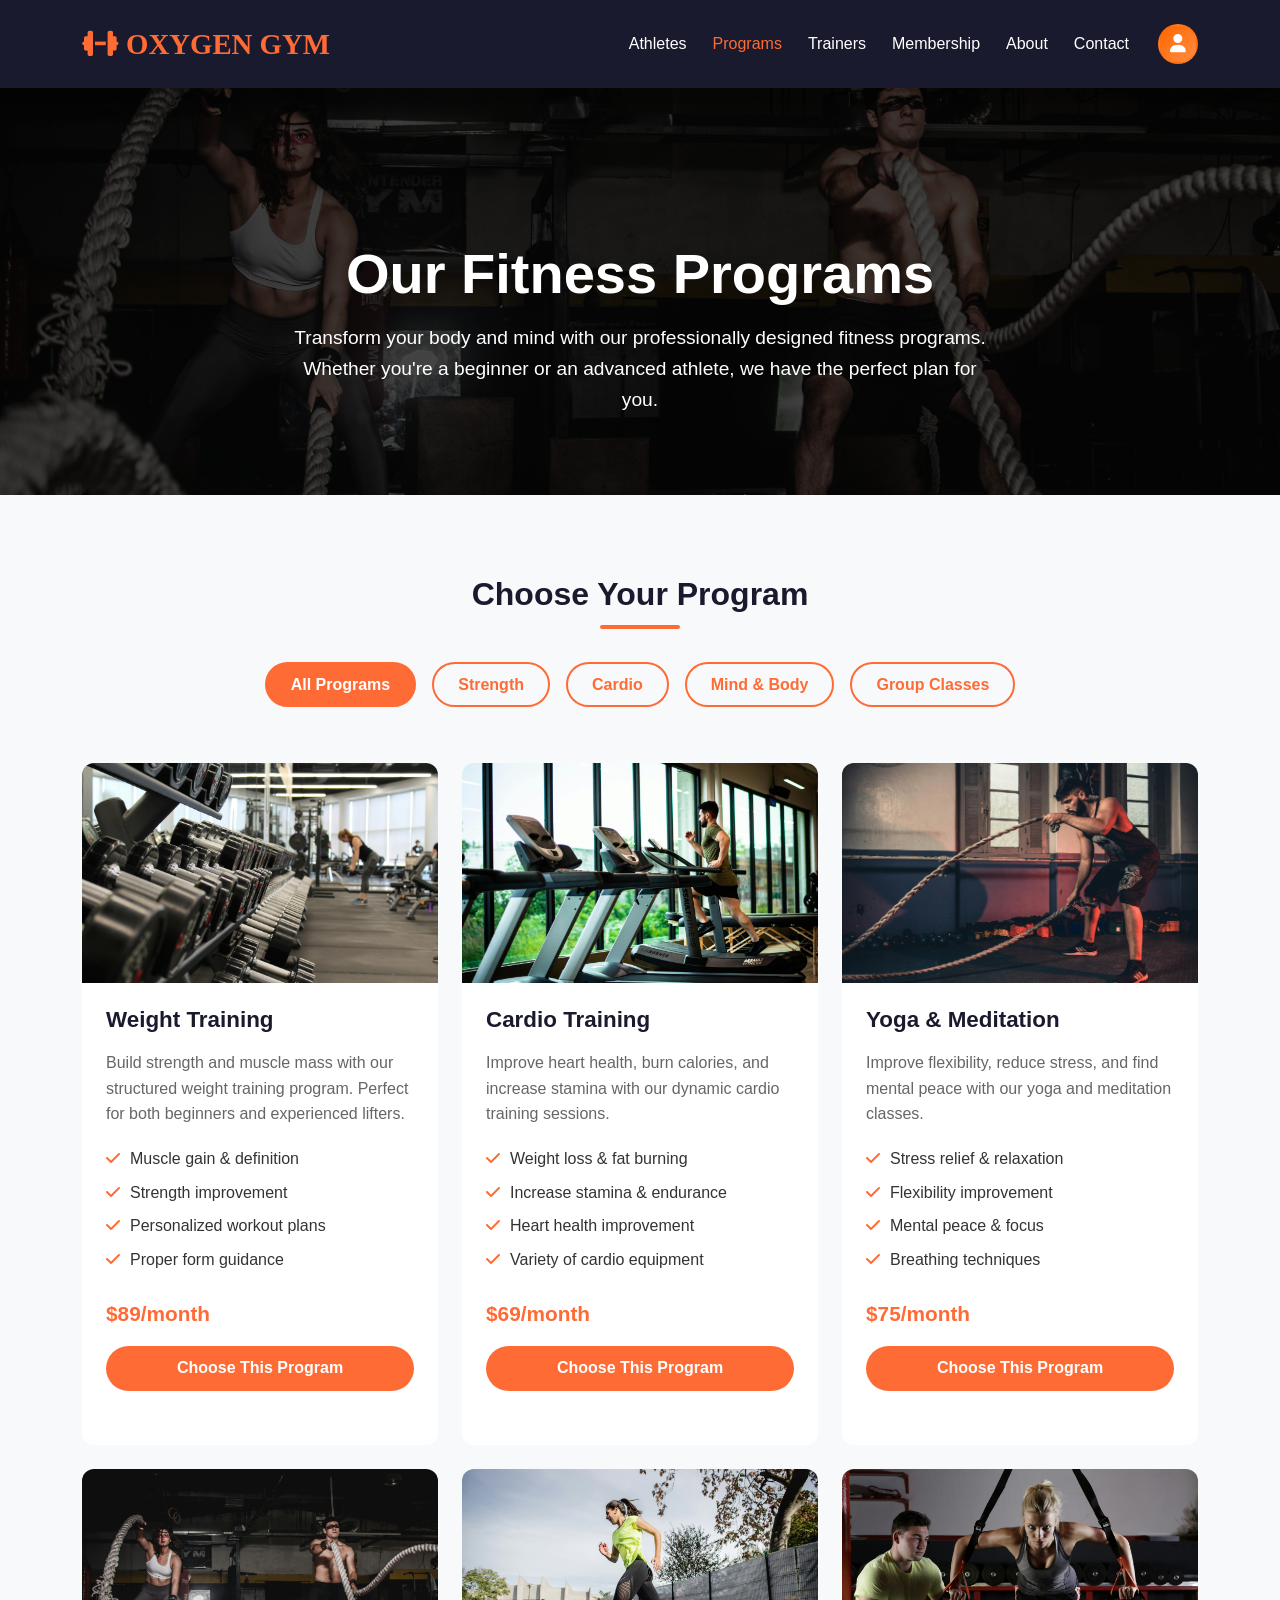
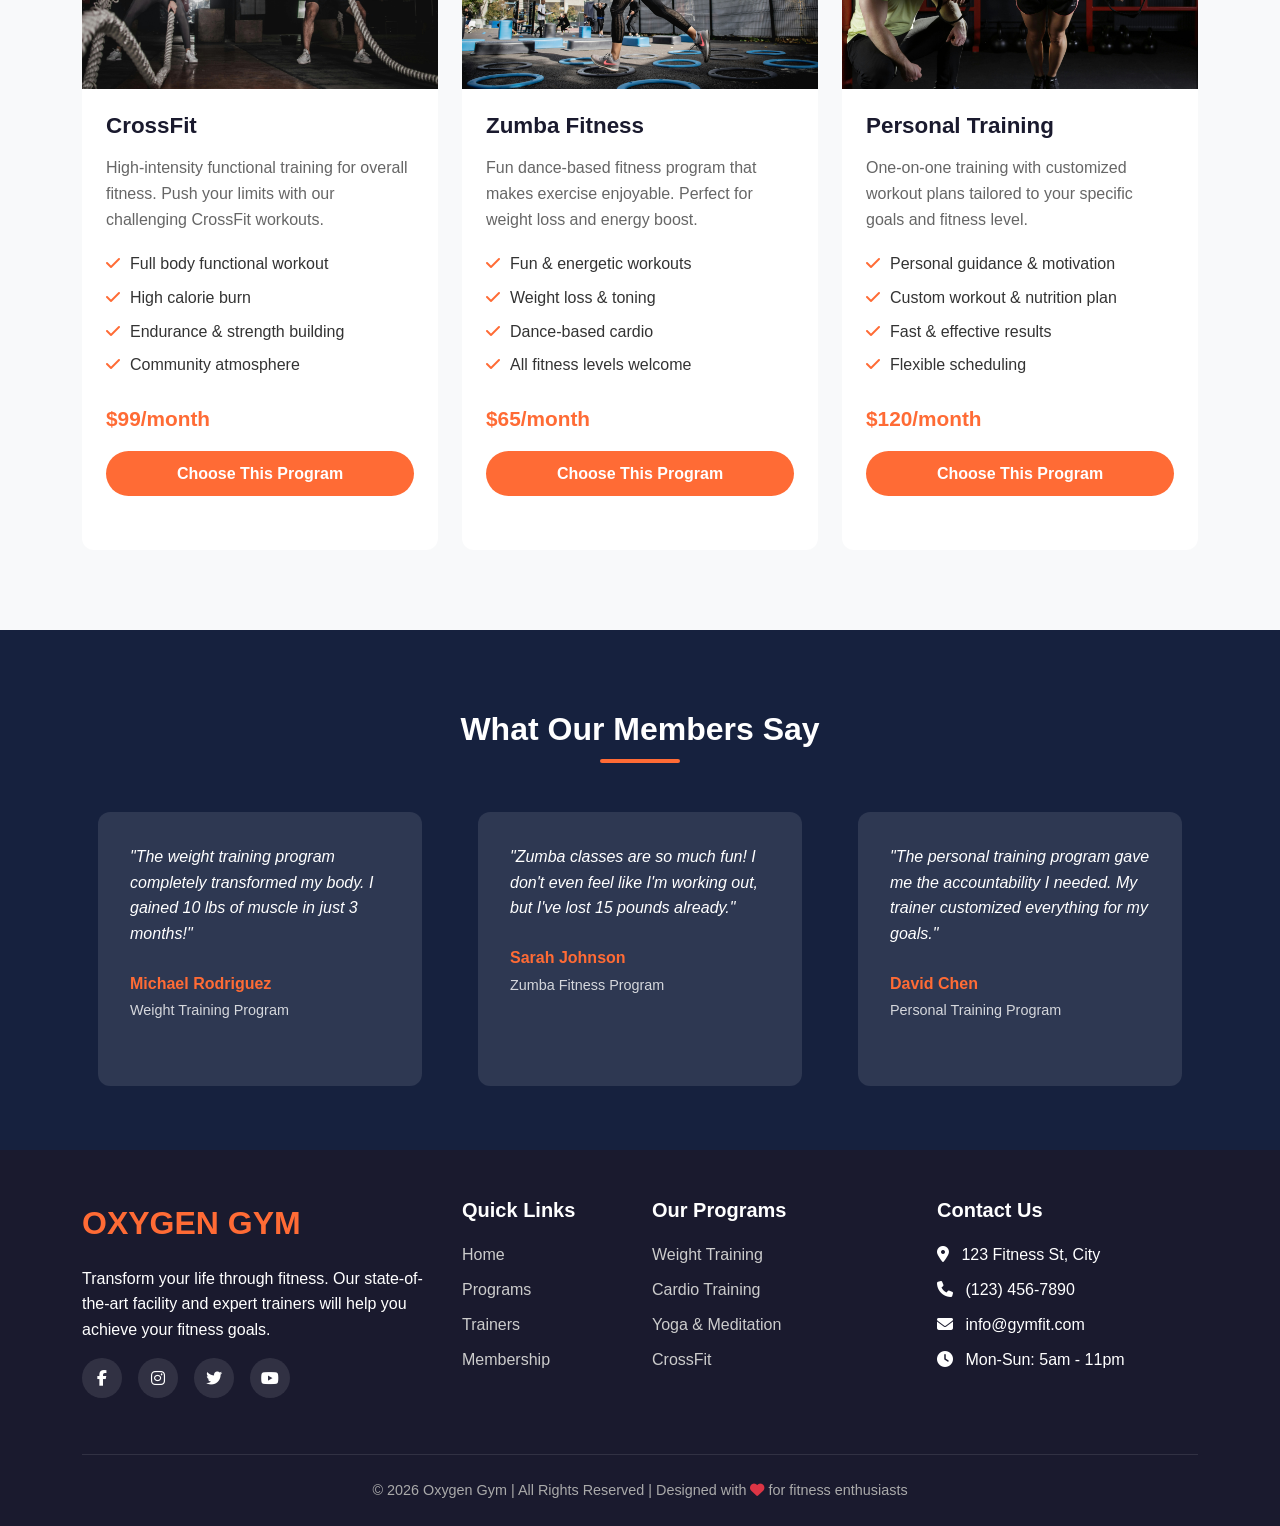
<file: programs.html>
<!DOCTYPE html>
<html lang="en">

<head>
  <meta charset="UTF-8" />
  <title>Programs | Oxygen Gym</title>
  <meta name="viewport" content="width=device-width, initial-scale=1" />

  <!-- Bootstrap CSS -->
  <link href="https://cdn.jsdelivr.net/npm/bootstrap@5.3.2/dist/css/bootstrap.min.css" rel="stylesheet" />
  <link rel="icon" type="image/svg+xml"
    href="data:image/svg+xml,%3Csvg xmlns='http://www.w3.org/2000/svg' viewBox='0 0 640 512'%3E%3Cpath fill='%23dc3545' d='M96 96c-17.7 0-32 14.3-32 32v64H32c-17.7 0-32 14.3-32 32v64c0 17.7 14.3 32 32 32h32v64c0 17.7 14.3 32 32 32s32-14.3 32-32v-64h320v64c0 17.7 14.3 32 32 32s32-14.3 32-32v-64h32c17.7 0 32-14.3 32-32v-64c0-17.7-14.3-32-32-32h-32v-64c0-17.7-14.3-32-32-32s-32 14.3-32 32v64H128v-64c0-17.7-14.3-32-32-32z'/%3E%3C/svg%3E" />

  <!-- Font Awesome Icons -->
  <link rel="stylesheet" href="https://cdnjs.cloudflare.com/ajax/libs/font-awesome/6.4.2/css/all.min.css" />

  <!-- Custom CSS -->
  <link rel="stylesheet" href="../css/programs.css" />
</head>

<body>
  <!-- ===== Navbar ===== -->
  <div id="header"></div>

  <!-- ===== Page Header ===== -->
  <section class="page-header text-center mt-2">
    <div class="container">
      <h1 class="fw-bold">Our Fitness Programs</h1>
      <p class="lead">
        Transform your body and mind with our professionally designed fitness
        programs. Whether you're a beginner or an advanced athlete, we have
        the perfect plan for you.
      </p>
    </div>
  </section>

  <!-- ===== Programs Section ===== -->
  <section class="programs-section">
    <div class="container">
      <h2 class="section-title">Choose Your Program</h2>

      <div class="category-filter mb-5">
        <button class="filter-btn active" data-filter="all">
          All Programs
        </button>
        <button class="filter-btn" data-filter="strength">Strength</button>
        <button class="filter-btn" data-filter="cardio">Cardio</button>
        <button class="filter-btn" data-filter="mind">Mind & Body</button>
        <button class="filter-btn" data-filter="group">Group Classes</button>
      </div>

      <div class="row g-4" id="programs-container">
        <!-- Program 1 - Weight Training -->
        <div class="col-lg-4 col-md-6" data-category="strength">
          <div class="program-card">
            <div class="card-img-container">
              <img src="../assets/dumbels.jpg" alt="Weight Training" />
            </div>
            <div class="card-body">
              <h5 class="card-title">Weight Training</h5>
              <p class="card-text">
                Build strength and muscle mass with our structured weight
                training program. Perfect for both beginners and experienced
                lifters.
              </p>
              <ul class="program-features">
                <li>Muscle gain & definition</li>
                <li>Strength improvement</li>
                <li>Personalized workout plans</li>
                <li>Proper form guidance</li>
              </ul>
              <div class="program-price">$89/month</div>
              <button class="btn-program">Choose This Program</button>
            </div>
          </div>
        </div>

        <!-- Program 2 - Cardio Training -->
        <div class="col-lg-4 col-md-6" data-category="cardio">
          <div class="program-card">
            <div class="card-img-container">
              <img src="../assets/gym-run.jpg" alt="Cardio Training" />
            </div>
            <div class="card-body">
              <h5 class="card-title">Cardio Training</h5>
              <p class="card-text">
                Improve heart health, burn calories, and increase stamina with
                our dynamic cardio training sessions.
              </p>
              <ul class="program-features">
                <li>Weight loss & fat burning</li>
                <li>Increase stamina & endurance</li>
                <li>Heart health improvement</li>
                <li>Variety of cardio equipment</li>
              </ul>
              <div class="program-price">$69/month</div>
              <button class="btn-program">Choose This Program</button>
            </div>
          </div>
        </div>

        <!-- Program 3 - Yoga & Meditation -->
        <div class="col-lg-4 col-md-6" data-category="mind">
          <div class="program-card">
            <div class="card-img-container">
              <img src="../assets/cardio/5.jpg" alt="Yoga & Meditation" />
            </div>
            <div class="card-body">
              <h5 class="card-title">Yoga & Meditation</h5>
              <p class="card-text">
                Improve flexibility, reduce stress, and find mental peace with
                our yoga and meditation classes.
              </p>
              <ul class="program-features">
                <li>Stress relief & relaxation</li>
                <li>Flexibility improvement</li>
                <li>Mental peace & focus</li>
                <li>Breathing techniques</li>
              </ul>
              <div class="program-price">$75/month</div>
              <button class="btn-program">Choose This Program</button>
            </div>
          </div>
        </div>

        <!-- Program 4 - CrossFit -->
        <div class="col-lg-4 col-md-6" data-category="strength group">
          <div class="program-card">
            <div class="card-img-container">
              <img src="../assets/cardio/3.jpg" alt="CrossFit" />
            </div>
            <div class="card-body">
              <h5 class="card-title">CrossFit</h5>
              <p class="card-text">
                High-intensity functional training for overall fitness. Push
                your limits with our challenging CrossFit workouts.
              </p>
              <ul class="program-features">
                <li>Full body functional workout</li>
                <li>High calorie burn</li>
                <li>Endurance & strength building</li>
                <li>Community atmosphere</li>
              </ul>
              <div class="program-price">$99/month</div>
              <button class="btn-program">Choose This Program</button>
            </div>
          </div>
        </div>

        <!-- Program 5 - Zumba -->
        <div class="col-lg-4 col-md-6" data-category="cardio group">
          <div class="program-card">
            <div class="card-img-container">
              <img src="../assets/cardio/2.jpg" alt="Zumba" />
            </div>
            <div class="card-body">
              <h5 class="card-title">Zumba Fitness</h5>
              <p class="card-text">
                Fun dance-based fitness program that makes exercise enjoyable.
                Perfect for weight loss and energy boost.
              </p>
              <ul class="program-features">
                <li>Fun & energetic workouts</li>
                <li>Weight loss & toning</li>
                <li>Dance-based cardio</li>
                <li>All fitness levels welcome</li>
              </ul>
              <div class="program-price">$65/month</div>
              <button class="btn-program">Choose This Program</button>
            </div>
          </div>
        </div>

        <!-- Program 6 - Personal Training -->
        <div class="col-lg-4 col-md-6" data-category="strength cardio">
          <div class="program-card">
            <div class="card-img-container">
              <img src="../assets/trainner.jpg" alt="Personal Training" />
            </div>
            <div class="card-body">
              <h5 class="card-title">Personal Training</h5>
              <p class="card-text">
                One-on-one training with customized workout plans tailored to
                your specific goals and fitness level.
              </p>
              <ul class="program-features">
                <li>Personal guidance & motivation</li>
                <li>Custom workout & nutrition plan</li>
                <li>Fast & effective results</li>
                <li>Flexible scheduling</li>
              </ul>
              <div class="program-price">$120/month</div>
              <button class="btn-program">Choose This Program</button>
            </div>
          </div>
        </div>
      </div>
    </div>
  </section>

  <!-- ===== Testimonial Section ===== -->
  <section class="testimonial-section">
    <div class="container">
      <h2 class="section-title text-white">What Our Members Say</h2>

      <div class="row">
        <div class="col-md-4">
          <div class="testimonial-card">
            <div class="testimonial-text">
              "The weight training program completely transformed my body. I
              gained 10 lbs of muscle in just 3 months!"
            </div>
            <div class="client-name">Michael Rodriguez</div>
            <div class="client-program">Weight Training Program</div>
          </div>
        </div>

        <div class="col-md-4">
          <div class="testimonial-card">
            <div class="testimonial-text">
              "Zumba classes are so much fun! I don't even feel like I'm
              working out, but I've lost 15 pounds already."
            </div>
            <div class="client-name">Sarah Johnson</div>
            <div class="client-program">Zumba Fitness Program</div>
          </div>
        </div>

        <div class="col-md-4">
          <div class="testimonial-card">
            <div class="testimonial-text">
              "The personal training program gave me the accountability I
              needed. My trainer customized everything for my goals."
            </div>
            <div class="client-name">David Chen</div>
            <div class="client-program">Personal Training Program</div>
          </div>
        </div>
      </div>
    </div>
  </section>

  <!-- ===== Footer ===== -->
  <div id="footer"></div>

  <!-- For header footer -->
  <script src="../js/main.js"></script>

  <!-- Bootstrap JS -->
  <script src="https://cdn.jsdelivr.net/npm/bootstrap@5.3.2/dist/js/bootstrap.bundle.min.js"></script>

  <!-- Custom JavaScript for Program Filtering -->
  <script>
    document.addEventListener("DOMContentLoaded", function () {
      // Program filtering functionality
      const filterButtons = document.querySelectorAll(".filter-btn");
      const programCards = document.querySelectorAll(".program-card");

      filterButtons.forEach((button) => {
        button.addEventListener("click", function () {
          // Remove active class from all buttons
          filterButtons.forEach((btn) => btn.classList.remove("active"));

          // Add active class to clicked button
          this.classList.add("active");

          const filterValue = this.getAttribute("data-filter");

          // Show/hide cards based on filter
          programCards.forEach((card) => {
            const cardCategory =
              card.parentElement.getAttribute("data-category");

            if (filterValue === "all" || cardCategory.includes(filterValue)) {
              card.parentElement.style.display = "block";
            } else {
              card.parentElement.style.display = "none";
            }
          });
        });
      });

      // Program selection button functionality
      const programButtons = document.querySelectorAll(".btn-program");
      programButtons.forEach((button) => {
        button.addEventListener("click", function () {
          const programName =
            this.closest(".card-body").querySelector(
              ".card-title"
            ).textContent;
          alert(
            `Thank you for selecting "${programName}"! Our team will contact you shortly to get you started.`
          );
        });
      });

      // Add hover effect to cards
      const cards = document.querySelectorAll(".program-card");
      cards.forEach((card) => {
        card.addEventListener("mouseenter", function () {
          this.style.transform = "translateY(-15px)";
        });

        card.addEventListener("mouseleave", function () {
          this.style.transform = "translateY(0)";
        });
      });
    });
  </script>
</body>

</html>
</file>
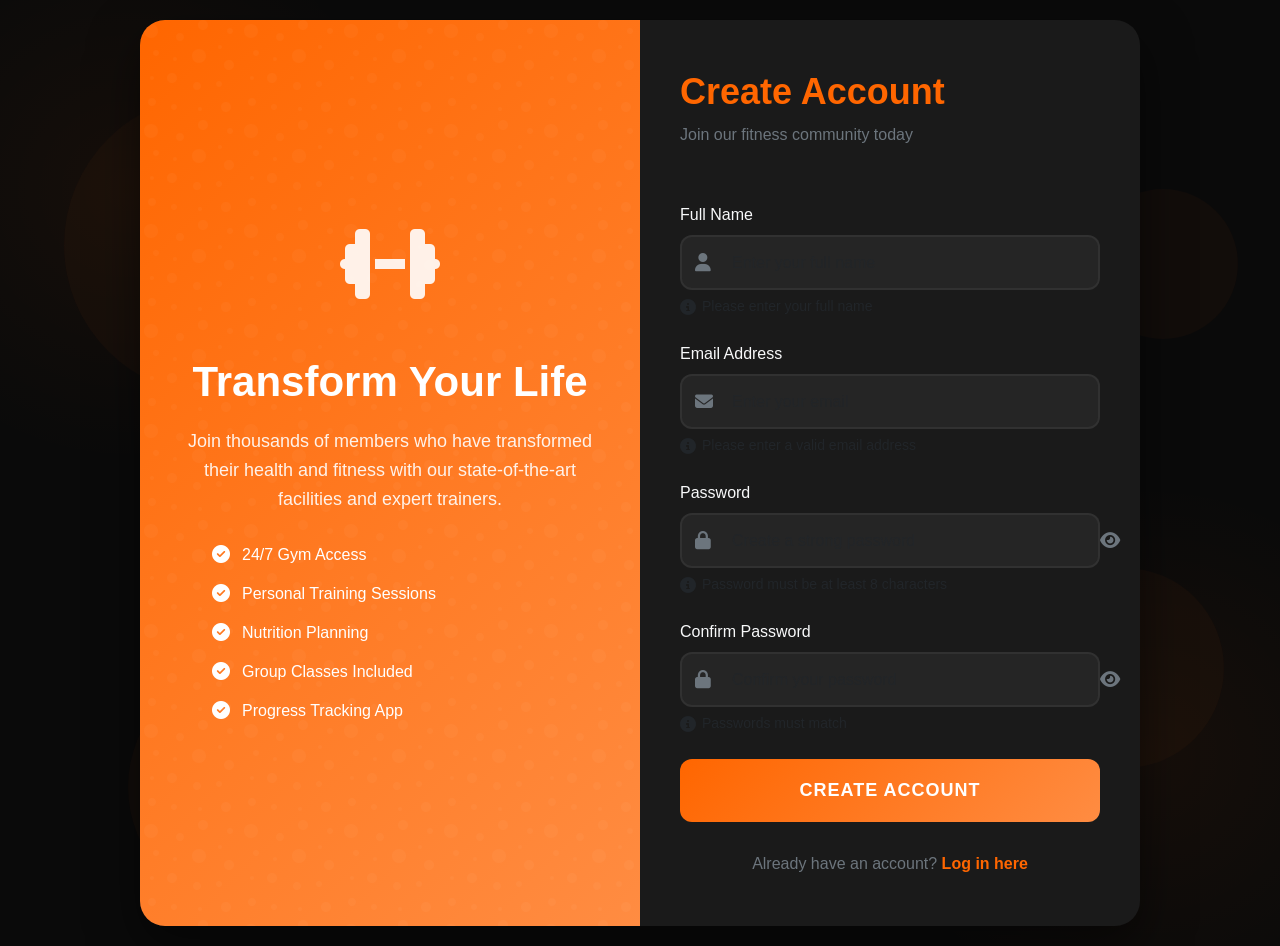
<file: signup.html>
<!doctype html>
<html lang="en">
  <head>
    <meta charset="UTF-8" />
    <meta name="viewport" content="width=device-width, initial-scale=1.0" />
    <title>Join Our Gym | FitLife</title>

    <!-- Bootstrap CSS -->
    <link
      href="https://cdn.jsdelivr.net/npm/bootstrap@5.3.2/dist/css/bootstrap.min.css"
      rel="stylesheet"
    />
    <!-- Font Awesome Icons -->
    <link
      rel="stylesheet"
      href="https://cdnjs.cloudflare.com/ajax/libs/font-awesome/6.4.2/css/all.min.css"
    />

    <style>
      :root {
        --primary: #ff6600;
        --primary-dark: #e55a00;
        --dark: #0a0a0a;
        --dark-light: #1a1a1a;
        --light: #f8f9fa;
        --gray: #6c757d;
        --gradient: linear-gradient(135deg, #ff6600 0%, #ff8c42 100%);
        --success: #28a745;
        --error: #dc3545;
      }

      * {
        margin: 0;
        padding: 0;
        box-sizing: border-box;
      }

      body {
        background-color: var(--dark);
        font-family: "Segoe UI", Tahoma, Geneva, Verdana, sans-serif;
        min-height: 100vh;
        display: flex;
        justify-content: center;
        align-items: center;
        padding: 20px;
        background-image:
          radial-gradient(
            circle at 10% 20%,
            rgba(255, 102, 0, 0.05) 0%,
            transparent 20%
          ),
          radial-gradient(
            circle at 90% 80%,
            rgba(255, 102, 0, 0.05) 0%,
            transparent 20%
          );
        position: relative;
        overflow-x: hidden;
      }

      /* Background Animation */
      .bg-animation {
        position: absolute;
        width: 100%;
        height: 100%;
        top: 0;
        left: 0;
        z-index: -1;
        overflow: hidden;
      }

      .bg-circle {
        position: absolute;
        border-radius: 50%;
        background: rgba(255, 102, 0, 0.03);
        animation: float 15s infinite linear;
      }

      .circle-1 {
        width: 300px;
        height: 300px;
        top: 10%;
        left: 5%;
        animation-delay: 0s;
      }
      .circle-2 {
        width: 200px;
        height: 200px;
        top: 60%;
        left: 80%;
        animation-delay: 3s;
      }
      .circle-3 {
        width: 150px;
        height: 150px;
        top: 20%;
        left: 85%;
        animation-delay: 6s;
      }
      .circle-4 {
        width: 250px;
        height: 250px;
        top: 70%;
        left: 10%;
        animation-delay: 9s;
      }

      @keyframes float {
        0%,
        100% {
          transform: translateY(0) rotate(0deg);
        }
        50% {
          transform: translateY(-20px) rotate(180deg);
        }
      }

      .signup-container {
        width: 100%;
        max-width: 1000px;
        display: flex;
        background: var(--dark-light);
        border-radius: 25px;
        overflow: hidden;
        box-shadow: 0 20px 50px rgba(0, 0, 0, 0.5);
        min-height: 650px;
      }

      /* Left Side - Visual/Info */
      .signup-visual {
        flex: 1;
        background: var(--gradient);
        padding: 50px 40px;
        color: white;
        display: flex;
        flex-direction: column;
        justify-content: center;
        position: relative;
        overflow: hidden;
      }

      .signup-visual::before {
        content: "";
        position: absolute;
        top: 0;
        left: 0;
        width: 100%;
        height: 100%;
        background-image: url("data:image/svg+xml,%3Csvg width='100' height='100' viewBox='0 0 100 100' xmlns='http://www.w3.org/2000/svg'%3E%3Cpath d='M11 18c3.866 0 7-3.134 7-7s-3.134-7-7-7-7 3.134-7 7 3.134 7 7 7zm48 25c3.866 0 7-3.134 7-7s-3.134-7-7-7-7 3.134-7 7 3.134 7 7 7zm-43-7c1.657 0 3-1.343 3-3s-1.343-3-3-3-3 1.343-3 3 1.343 3 3 3zm63 31c1.657 0 3-1.343 3-3s-1.343-3-3-3-3 1.343-3 3 1.343 3 3 3zM34 90c1.657 0 3-1.343 3-3s-1.343-3-3-3-3 1.343-3 3 1.343 3 3 3zm56-76c1.657 0 3-1.343 3-3s-1.343-3-3-3-3 1.343-3 3 1.343 3 3 3zM12 86c2.21 0 4-1.79 4-4s-1.79-4-4-4-4 1.79-4 4 1.79 4 4 4zm28-65c2.21 0 4-1.79 4-4s-1.79-4-4-4-4 1.79-4 4 1.79 4 4 4zm23-11c2.76 0 5-2.24 5-5s-2.24-5-5-5-5 2.24-5 5 2.24 5 5 5zm-6 60c2.21 0 4-1.79 4-4s-1.79-4-4-4-4 1.79-4 4 1.79 4 4 4zm29 22c2.76 0 5-2.24 5-5s-2.24-5-5-5-5 2.24-5 5 2.24 5 5 5zM32 63c2.76 0 5-2.24 5-5s-2.24-5-5-5-5 2.24-5 5 2.24 5 5 5zm57-13c2.76 0 5-2.24 5-5s-2.24-5-5-5-5 2.24-5 5 2.24 5 5 5zm-9-21c1.105 0 2-.895 2-2s-.895-2-2-2-2 .895-2 2 .895 2 2 2zM60 91c1.105 0 2-.895 2-2s-.895-2-2-2-2 .895-2 2 .895 2 2 2zM35 41c1.105 0 2-.895 2-2s-.895-2-2-2-2 .895-2 2 .895 2 2 2zM12 60c1.105 0 2-.895 2-2s-.895-2-2-2-2 .895-2 2 .895 2 2 2z' fill='%23ffffff' fill-opacity='0.1' fill-rule='evenodd'/%3E%3C/svg%3E");
        opacity: 0.3;
      }

      .visual-content {
        position: relative;
        z-index: 1;
      }

      .visual-icon {
        font-size: 80px;
        margin-bottom: 30px;
        color: rgba(255, 255, 255, 0.9);
        text-align: center;
      }

      .visual-title {
        font-size: 42px;
        font-weight: 800;
        margin-bottom: 20px;
        line-height: 1.2;
        text-align: center;
      }

      .visual-subtitle {
        font-size: 18px;
        opacity: 0.9;
        margin-bottom: 30px;
        text-align: center;
        line-height: 1.6;
      }

      .benefits-list {
        list-style: none;
        margin-top: 30px;
      }

      .benefits-list li {
        margin-bottom: 15px;
        display: flex;
        align-items: center;
        font-size: 16px;
      }

      .benefits-list i {
        color: white;
        margin-right: 12px;
        font-size: 18px;
      }

      /* Right Side - Form */
      .signup-form-section {
        flex: 1;
        padding: 50px 40px;
        display: flex;
        flex-direction: column;
        justify-content: center;
      }

      .form-header {
        margin-bottom: 40px;
      }

      .form-title {
        color: var(--primary);
        font-size: 36px;
        font-weight: 700;
        margin-bottom: 10px;
      }

      .form-subtitle {
        color: var(--gray);
        font-size: 16px;
      }

      /* Form Styles */
      .form-group {
        margin-bottom: 25px;
        position: relative;
      }

      .form-label {
        color: var(--light);
        font-weight: 500;
        margin-bottom: 8px;
        display: block;
      }

      .input-with-icon {
        position: relative;
      }

      .input-with-icon i {
        position: absolute;
        left: 15px;
        top: 50%;
        transform: translateY(-50%);
        color: var(--gray);
        font-size: 18px;
        z-index: 2;
      }

      .input-with-icon input {
        padding-left: 50px;
      }

      .form-control {
        background-color: rgba(255, 255, 255, 0.05);
        border: 2px solid rgba(255, 255, 255, 0.1);
        border-radius: 12px;
        color: var(--light);
        font-size: 16px;
        height: 55px;
        transition: all 0.3s ease;
      }

      .form-control:focus {
        background-color: rgba(255, 255, 255, 0.08);
        border-color: var(--primary);
        box-shadow: 0 0 0 3px rgba(255, 102, 0, 0.2);
        color: var(--light);
      }

      .password-toggle {
        position: absolute;
        right: 15px;
        top: 50%;
        transform: translateY(-50%);
        background: none;
        border: none;
        color: var(--gray);
        font-size: 18px;
        cursor: pointer;
        z-index: 3;
      }

      .password-toggle:hover {
        color: var(--primary);
      }

      /* Validation Styles */
      .validation-message {
        font-size: 14px;
        margin-top: 6px;
        display: flex;
        align-items: center;
        gap: 6px;
      }

      .valid {
        color: var(--success);
      }

      .invalid {
        color: var(--error);
      }

      .validation-message i {
        font-size: 16px;
      }

      /* Submit Button */
      .btn-submit {
        background: var(--gradient);
        color: white;
        border: none;
        border-radius: 12px;
        padding: 18px;
        font-size: 18px;
        font-weight: 700;
        width: 100%;
        cursor: pointer;
        transition: all 0.3s ease;
        display: flex;
        align-items: center;
        justify-content: center;
        gap: 12px;
        margin-top: 20px;
        letter-spacing: 1px;
      }

      .btn-submit:hover {
        background: linear-gradient(135deg, #e55a00 0%, #ff7a29 100%);
        transform: translateY(-3px);
        box-shadow: 0 10px 20px rgba(255, 102, 0, 0.3);
      }

      .btn-submit:active {
        transform: translateY(-1px);
      }

      /* Login Link */
      .login-link {
        text-align: center;
        margin-top: 30px;
        color: var(--gray);
        font-size: 16px;
      }

      .login-link a {
        color: var(--primary);
        font-weight: 600;
        text-decoration: none;
        transition: color 0.3s ease;
      }

      .login-link a:hover {
        color: #ff8c42;
        text-decoration: underline;
      }

      /* Loading Animation */
      .loading {
        display: none;
        width: 25px;
        height: 25px;
        border: 3px solid rgba(255, 255, 255, 0.3);
        border-radius: 50%;
        border-top-color: white;
        animation: spin 1s linear infinite;
      }

      @keyframes spin {
        to {
          transform: rotate(360deg);
        }
      }

      /* Success Message */
      .success-message {
        background-color: rgba(40, 167, 69, 0.1);
        border: 1px solid var(--success);
        color: var(--success);
        padding: 15px;
        border-radius: 12px;
        margin-bottom: 25px;
        display: none;
        align-items: center;
        gap: 12px;
        font-weight: 500;
      }

      /* Responsive */
      @media (max-width: 900px) {
        .signup-container {
          flex-direction: column;
          max-width: 500px;
        }

        .signup-visual,
        .signup-form-section {
          padding: 40px 30px;
        }

        .visual-title {
          font-size: 36px;
        }

        .form-title {
          font-size: 32px;
        }
      }

      @media (max-width: 480px) {
        .signup-visual,
        .signup-form-section {
          padding: 30px 20px;
        }

        .visual-title {
          font-size: 30px;
        }

        .form-title {
          font-size: 28px;
        }
      }

      /* Animation for form elements */
      @keyframes fadeInUp {
        from {
          opacity: 0;
          transform: translateY(20px);
        }
        to {
          opacity: 1;
          transform: translateY(0);
        }
      }

      .form-group,
      .btn-submit,
      .login-link {
        animation: fadeInUp 0.5s ease forwards;
      }

      .form-group:nth-child(1) {
        animation-delay: 0.1s;
      }
      .form-group:nth-child(2) {
        animation-delay: 0.2s;
      }
      .form-group:nth-child(3) {
        animation-delay: 0.3s;
      }
      .form-group:nth-child(4) {
        animation-delay: 0.4s;
      }
      .btn-submit {
        animation-delay: 0.5s;
      }
      .login-link {
        animation-delay: 0.6s;
      }
    </style>
  </head>

  <body>
    <!-- Background Animation -->
    <div class="bg-animation">
      <div class="bg-circle circle-1"></div>
      <div class="bg-circle circle-2"></div>
      <div class="bg-circle circle-3"></div>
      <div class="bg-circle circle-4"></div>
    </div>

    <!-- Main Container -->
    <div class="signup-container">
      <!-- Left Side: Visual/Info -->
      <div class="signup-visual">
        <div class="visual-content">
          <div class="visual-icon">
            <i class="fas fa-dumbbell"></i>
          </div>
          <h1 class="visual-title">Transform Your Life</h1>
          <p class="visual-subtitle">
            Join thousands of members who have transformed their health and
            fitness with our state-of-the-art facilities and expert trainers.
          </p>

          <ul class="benefits-list">
            <li><i class="fas fa-check-circle"></i> 24/7 Gym Access</li>
            <li>
              <i class="fas fa-check-circle"></i> Personal Training Sessions
            </li>
            <li><i class="fas fa-check-circle"></i> Nutrition Planning</li>
            <li><i class="fas fa-check-circle"></i> Group Classes Included</li>
            <li><i class="fas fa-check-circle"></i> Progress Tracking App</li>
          </ul>
        </div>
      </div>

      <!-- Right Side: Form -->
      <div class="signup-form-section">
        <div class="form-header">
          <h2 class="form-title">Create Account</h2>
          <p class="form-subtitle">Join our fitness community today</p>
        </div>

        <!-- Success Message -->
        <div class="success-message" id="successMessage">
          <i class="fas fa-check-circle"></i>
          <span>Signup successful! Redirecting...</span>
        </div>

        <form id="signupForm">
          <!-- Name Field -->
          <div class="form-group">
            <label class="form-label" for="name">Full Name</label>
            <div class="input-with-icon">
              <i class="fas fa-user"></i>
              <input
                type="text"
                id="name"
                class="form-control"
                placeholder="Enter your full name"
                required
              />
            </div>
            <div class="validation-message" id="nameValidation">
              <i class="fas fa-info-circle"></i>
              <span>Please enter your full name</span>
            </div>
          </div>

          <!-- Email Field -->
          <div class="form-group">
            <label class="form-label" for="email">Email Address</label>
            <div class="input-with-icon">
              <i class="fas fa-envelope"></i>
              <input
                type="email"
                id="email"
                class="form-control"
                placeholder="Enter your email"
                required
              />
            </div>
            <div class="validation-message" id="emailValidation">
              <i class="fas fa-info-circle"></i>
              <span>Please enter a valid email address</span>
            </div>
          </div>

          <!-- Password Field -->
          <div class="form-group">
            <label class="form-label" for="password">Password</label>
            <div class="input-with-icon">
              <i class="fas fa-lock"></i>
              <input
                type="password"
                id="password"
                class="form-control"
                placeholder="Create a strong password"
                required
              />
              <button type="button" class="password-toggle" id="togglePassword">
                <i class="fas fa-eye"></i>
              </button>
            </div>
            <div class="validation-message" id="passwordValidation">
              <i class="fas fa-info-circle"></i>
              <span>Password must be at least 8 characters</span>
            </div>
          </div>

          <!-- Confirm Password Field -->
          <div class="form-group">
            <label class="form-label" for="confirmPassword"
              >Confirm Password</label
            >
            <div class="input-with-icon">
              <i class="fas fa-lock"></i>
              <input
                type="password"
                id="confirmPassword"
                class="form-control"
                placeholder="Confirm your password"
                required
              />
              <button
                type="button"
                class="password-toggle"
                id="toggleConfirmPassword"
              >
                <i class="fas fa-eye"></i>
              </button>
            </div>
            <div class="validation-message" id="confirmPasswordValidation">
              <i class="fas fa-info-circle"></i>
              <span>Passwords must match</span>
            </div>
          </div>

          <!-- Submit Button -->
          <button type="submit" class="btn-submit" id="submitBtn">
            <span>CREATE ACCOUNT</span>
            <div class="loading" id="loadingSpinner"></div>
          </button>
        </form>

        <!-- Login Link -->
        <div class="login-link">
          Already have an account? <a href="login.html">Log in here</a>
        </div>
      </div>
    </div>

    <script>
      document.addEventListener("DOMContentLoaded", function () {
        // DOM Elements
        const signupForm = document.getElementById("signupForm");
        const nameInput = document.getElementById("name");
        const emailInput = document.getElementById("email");
        const passwordInput = document.getElementById("password");
        const confirmPasswordInput = document.getElementById("confirmPassword");
        const togglePasswordBtn = document.getElementById("togglePassword");
        const toggleConfirmPasswordBtn = document.getElementById(
          "toggleConfirmPassword",
        );
        const submitBtn = document.getElementById("submitBtn");
        const loadingSpinner = document.getElementById("loadingSpinner");
        const successMessage = document.getElementById("successMessage");

        // Validation Elements
        const nameValidation = document.getElementById("nameValidation");
        const emailValidation = document.getElementById("emailValidation");
        const passwordValidation =
          document.getElementById("passwordValidation");
        const confirmPasswordValidation = document.getElementById(
          "confirmPasswordValidation",
        );

        // Real-time validation functions
        function validateName() {
          const name = nameInput.value.trim();
          const isValid = name.length >= 2;

          if (isValid) {
            nameValidation.innerHTML =
              '<i class="fas fa-check-circle valid"></i><span class="valid">Name looks good!</span>';
          } else {
            nameValidation.innerHTML =
              '<i class="fas fa-exclamation-circle invalid"></i><span class="invalid">Name must be at least 2 characters</span>';
          }

          return isValid;
        }

        function validateEmail() {
          const email = emailInput.value.trim();
          const emailRegex = /^[^\s@]+@[^\s@]+\.[^\s@]+$/;
          const isValid = emailRegex.test(email);

          if (isValid) {
            emailValidation.innerHTML =
              '<i class="fas fa-check-circle valid"></i><span class="valid">Valid email address</span>';
          } else {
            emailValidation.innerHTML =
              '<i class="fas fa-exclamation-circle invalid"></i><span class="invalid">Please enter a valid email</span>';
          }

          return isValid;
        }

        function validatePassword() {
          const password = passwordInput.value;
          const isValid = password.length >= 8;

          if (isValid) {
            passwordValidation.innerHTML =
              '<i class="fas fa-check-circle valid"></i><span class="valid">Password strength: Good</span>';
          } else {
            passwordValidation.innerHTML =
              '<i class="fas fa-exclamation-circle invalid"></i><span class="invalid">Password must be at least 8 characters</span>';
          }

          return isValid;
        }

        function validateConfirmPassword() {
          const password = passwordInput.value;
          const confirmPassword = confirmPasswordInput.value;
          const isValid = password === confirmPassword && password.length > 0;

          if (isValid) {
            confirmPasswordValidation.innerHTML =
              '<i class="fas fa-check-circle valid"></i><span class="valid">Passwords match</span>';
          } else {
            confirmPasswordValidation.innerHTML =
              '<i class="fas fa-exclamation-circle invalid"></i><span class="invalid">Passwords do not match</span>';
          }

          return isValid;
        }

        // Toggle password visibility
        togglePasswordBtn.addEventListener("click", function () {
          const type =
            passwordInput.getAttribute("type") === "password"
              ? "text"
              : "password";
          passwordInput.setAttribute("type", type);

          // Toggle eye icon
          const icon = this.querySelector("i");
          if (type === "text") {
            icon.classList.remove("fa-eye");
            icon.classList.add("fa-eye-slash");
          } else {
            icon.classList.remove("fa-eye-slash");
            icon.classList.add("fa-eye");
          }
        });

        toggleConfirmPasswordBtn.addEventListener("click", function () {
          const type =
            confirmPasswordInput.getAttribute("type") === "password"
              ? "text"
              : "password";
          confirmPasswordInput.setAttribute("type", type);

          // Toggle eye icon
          const icon = this.querySelector("i");
          if (type === "text") {
            icon.classList.remove("fa-eye");
            icon.classList.add("fa-eye-slash");
          } else {
            icon.classList.remove("fa-eye-slash");
            icon.classList.add("fa-eye");
          }
        });

        // Real-time validation on input
        nameInput.addEventListener("input", validateName);
        emailInput.addEventListener("input", validateEmail);
        passwordInput.addEventListener("input", function () {
          validatePassword();
          validateConfirmPassword(); // Also validate confirm password when password changes
        });
        confirmPasswordInput.addEventListener("input", validateConfirmPassword);

        // Form submission
        signupForm.addEventListener("submit", function (event) {
          event.preventDefault();

          // Validate all fields
          const isNameValid = validateName();
          const isEmailValid = validateEmail();
          const isPasswordValid = validatePassword();
          const isConfirmPasswordValid = validateConfirmPassword();

          if (
            isNameValid &&
            isEmailValid &&
            isPasswordValid &&
            isConfirmPasswordValid
          ) {
            // Show loading state
            submitBtn.disabled = true;
            loadingSpinner.style.display = "block";
            submitBtn.querySelector("span").textContent = "Creating Account...";

            // Get form values
            const user = {
              name: nameInput.value.trim(),
              email: emailInput.value.trim(),
              password: passwordInput.value,
              signupDate: new Date().toISOString(),
            };

            // Simulate API call delay
            setTimeout(function () {
              // Save user to localStorage
              localStorage.setItem("gymUser", JSON.stringify(user));
              localStorage.setItem("isLoggedIn", "true");

              // Show success message
              successMessage.style.display = "flex";

              // Hide form
              signupForm.style.opacity = "0.5";
              signupForm.style.pointerEvents = "none";

              // Redirect after delay
              setTimeout(function () {
                alert("Signup Successful! Welcome to FitLife Gym.");
                window.location.href = "index.html";
              }, 1500);
            }, 1500); // Simulate network delay
          } else {
            // Shake form to indicate error
            signupForm.classList.add("shake");
            setTimeout(() => {
              signupForm.classList.remove("shake");
            }, 500);

            // Scroll to first error
            if (!isNameValid) nameInput.focus();
            else if (!isEmailValid) emailInput.focus();
            else if (!isPasswordValid) passwordInput.focus();
            else if (!isConfirmPasswordValid) confirmPasswordInput.focus();
          }
        });

        // Add shake animation CSS
        const style = document.createElement("style");
        style.textContent = `
          @keyframes shake {
            0%, 100% { transform: translateX(0); }
            10%, 30%, 50%, 70%, 90% { transform: translateX(-5px); }
            20%, 40%, 60%, 80% { transform: translateX(5px); }
          }
          
          .shake {
            animation: shake 0.5s ease-in-out;
          }
        `;
        document.head.appendChild(style);

        // Check if user is already logged in
        const isLoggedIn = localStorage.getItem("isLoggedIn");
        if (isLoggedIn === "true") {
          // If already logged in, redirect to profile
          window.location.href = "index.html";
        }
      });
    </script>
  </body>
</html>
</file>
<file: css/about.css>
/* ===== GLOBAL ===== */
/* body {
  background: #0e0e0e;
  color: #ffffff;
  font-family: "Poppins", sans-serif;
} */

a {
  text-decoration: none;
  color: inherit;
}

/* ===== HERO SECTION ===== */
.hero {
  background: url("../assets/cardio/4.jpg") center/cover no-repeat;
  padding: 120px 0;
  text-align: center;
  height: 350px;
}

.hero h1 {
  font-size: 56px;
  font-weight: 700;
  color: white;
}

.hero p {
  opacity: 0.8;
}

/* ===== BUTTON ===== */
.btn-main {
  background: #ff4d30;
  color: #fff;
  border: none;
  padding: 12px 28px;
  font-weight: 600;
  transition: 0.3s;
}

.btn-main:hover {
  background: #e84328;
}

/* ===== ABOUT STATS ===== */
.stat-box {
  background: #ff4d30;
  padding-top: 50px;
  font-size: 20px;
  height: 100%;
  font-weight: 700;
  text-align: center;
}

.stat-box small {
  display: block;
  font-size: 16px;
  font-weight: 400;
}

/* ===== DARK CARD ===== */
.dark-card {
  background: #161616;
  padding-top: 50px;
  height: 100%;

  color: #fff;
  text-align: center;
}

.dark-card small {
  display: block;
  margin-top: 10px;
  opacity: 0.7;
}

/* ===== LIST ===== */
ul li {
  margin-bottom: 8px;
}

/* ===== MISSION & VISION ===== */
.section-title {
  font-weight: 700;
  margin-bottom: 30px;
}

/* ===== CORE VALUES ===== */
.icon-box {
  text-align: center;
}

.icon-box i {
  font-size: 40px;
  color: #1d1107;
  margin-bottom: 12px;
}

/* ===== CTA ===== */
.cta {
  background: #a39a99;
  padding: 50px 0;
  text-align: center;
}

/* ===== CTA SECTION ===== */
.cta {
  background: linear-gradient(rgba(0, 0, 0, 0.65), rgba(0, 0, 0, 0.65)),
    url("../assets/cardio/5.jpg") top center / cover no-repeat;
  padding: 30px 0;
  min-height: 70px;
  color: #fff;
}

.cta h3 {
  font-size: 2.2rem;
  font-weight: 700;
}

.cta .highlight {
  color: #ff4d30;
}

.cta-text {
  max-width: 650px;
  margin: auto;
  opacity: 0.85;
  font-size: 1rem;
}

/* CTA BUTTON */
.btn-cta {
  background: #962114;
  color: #fff;
  padding: 14px 36px;
  border-radius: 50px;
  font-weight: 600;
  font-size: 1rem;
  transition: all 0.3s ease;
}

.btn-cta:hover {
  background: #e84328;
  transform: translateY(-3px);
  box-shadow: 0 12px 30px rgba(255, 77, 48, 0.4);
  transition: all 0.3s ease;
}

.text-2 {
  color: #ffffff;
}
</file>
<file: css/bmi.css>
/* bmi.css - BMI Calculator Styles */

:root {
  --primary-color: #ff6b35;
  --secondary-color: #1a1a2e;
  --accent-color: #00b4d8;
  --light-bg: #f8f9fa;
  --dark-bg: #16213e;
  --success-color: #28a745;
  --warning-color: #ffc107;
  --danger-color: #dc3545;
  --info-color: #17a2b8;
}

body {
  font-family: "Segoe UI", Tahoma, Geneva, Verdana, sans-serif;
  background: linear-gradient(135deg, #f5f7fa 0%, #c3cfe2 100%);
  min-height: 100vh;
  color: #333;
}

/* BMI Section */
.bmi-section {
  padding: 5rem 0;
  min-height: 80vh;
  display: flex;
  align-items: center;
}

.bmi-container {
  max-width: 900px;
  margin: 0 auto;
}

.bmi-card {
  background: white;
  border-radius: 20px;
  overflow: hidden;
  box-shadow: 0 15px 35px rgba(0, 0, 0, 0.1);
  transition: transform 0.3s ease, box-shadow 0.3s ease;
}

.bmi-card:hover {
  transform: translateY(-5px);
  box-shadow: 0 20px 40px rgba(0, 0, 0, 0.15);
}

.bmi-header {
  background: linear-gradient(to right, var(--primary-color), #ff8e53);
  color: white;
  padding: 2.5rem;
  text-align: center;
}

.bmi-header h1 {
  font-weight: 800;
  font-size: 2.5rem;
  margin-bottom: 0.5rem;
}

.bmi-header p {
  font-size: 1.1rem;
  opacity: 0.9;
  max-width: 600px;
  margin: 0 auto;
}

.bmi-content {
  padding: 2.5rem;
}

.bmi-form {
  max-width: 500px;
  margin: 0 auto;
}

.form-group {
  margin-bottom: 1.8rem;
}

.form-label {
  display: block;
  margin-bottom: 0.8rem;
  font-weight: 600;
  color: var(--secondary-color);
  font-size: 1.1rem;
}

.form-control {
  width: 100%;
  padding: 1rem 1.2rem;
  border: 2px solid #e1e5eb;
  border-radius: 12px;
  font-size: 1.1rem;
  transition: all 0.3s ease;
  background-color: #f8f9fa;
}

.form-control:focus {
  outline: none;
  border-color: var(--primary-color);
  box-shadow: 0 0 0 3px rgba(255, 107, 53, 0.1);
  background-color: white;
}

.form-control::placeholder {
  color: #999;
}

/* Measurement Toggle */
.measurement-toggle {
  display: flex;
  justify-content: center;
  gap: 1rem;
  margin-bottom: 2rem;
}

.toggle-btn {
  padding: 0.8rem 2rem;
  border: 2px solid var(--primary-color);
  background: transparent;
  color: var(--primary-color);
  border-radius: 50px;
  font-weight: 600;
  cursor: pointer;
  transition: all 0.3s ease;
}

.toggle-btn.active {
  background: var(--primary-color);
  color: white;
}

.toggle-btn:hover:not(.active) {
  background: rgba(255, 107, 53, 0.1);
}

/* Calculate Button */
.calculate-btn {
  background: linear-gradient(to right, var(--primary-color), #ff8e53);
  color: white;
  border: none;
  padding: 1.2rem;
  border-radius: 12px;
  font-size: 1.2rem;
  font-weight: 700;
  width: 100%;
  cursor: pointer;
  transition: all 0.3s ease;
  margin-top: 1rem;
}

.calculate-btn:hover {
  transform: translateY(-3px);
  box-shadow: 0 10px 20px rgba(255, 107, 53, 0.3);
}

.calculate-btn:active {
  transform: translateY(-1px);
}

/* BMI Result */
.bmi-result {
  margin-top: 2.5rem;
  padding: 2rem;
  border-radius: 15px;
  background: #f8f9fa;
  text-align: center;
  animation: fadeIn 0.5s ease;
}

.result-value {
  font-size: 3.5rem;
  font-weight: 800;
  margin: 1rem 0;
}

.result-category {
  font-size: 1.8rem;
  font-weight: 700;
  margin-bottom: 1rem;
  padding: 0.5rem 1.5rem;
  border-radius: 50px;
  display: inline-block;
}

.result-message {
  font-size: 1.1rem;
  color: #666;
  margin-top: 1rem;
  line-height: 1.6;
}

/* BMI Scale */
.bmi-scale {
  margin-top: 3rem;
  padding-top: 2rem;
  border-top: 1px solid #eee;
}

.bmi-scale h3 {
  text-align: center;
  margin-bottom: 1.5rem;
  color: var(--secondary-color);
}

.scale-container {
  display: flex;
  height: 40px;
  border-radius: 20px;
  overflow: hidden;
  margin-bottom: 1rem;
  box-shadow: 0 3px 10px rgba(0, 0, 0, 0.1);
}

.scale-segment {
  flex: 1;
  display: flex;
  align-items: center;
  justify-content: center;
  color: white;
  font-weight: 600;
  font-size: 0.9rem;
}

.scale-underweight {
  background: var(--info-color);
}
.scale-normal {
  background: var(--success-color);
}
.scale-overweight {
  background: var(--warning-color);
}
.scale-obese {
  background: var(--danger-color);
}

.scale-labels {
  display: flex;
  justify-content: space-between;
  font-size: 0.9rem;
  color: #666;
  font-weight: 500;
}

/* BMI Categories Info */
.bmi-info {
  margin-top: 3rem;
  background: white;
  border-radius: 15px;
  padding: 2rem;
  box-shadow: 0 5px 15px rgba(0, 0, 0, 0.05);
}

.info-grid {
  display: grid;
  grid-template-columns: repeat(auto-fit, minmax(200px, 1fr));
  gap: 1.5rem;
  margin-top: 1.5rem;
}

.info-card {
  padding: 1.5rem;
  border-radius: 10px;
  text-align: center;
  transition: transform 0.3s ease;
}

.info-card:hover {
  transform: translateY(-5px);
}

.info-card h4 {
  margin-bottom: 0.5rem;
  font-weight: 700;
}

.info-card p {
  font-size: 0.9rem;
  color: #666;
  margin-bottom: 0;
}

/* Animations */
@keyframes fadeIn {
  from {
    opacity: 0;
    transform: translateY(20px);
  }
  to {
    opacity: 1;
    transform: translateY(0);
  }
}

@keyframes pulse {
  0% {
    transform: scale(1);
  }
  50% {
    transform: scale(1.05);
  }
  100% {
    transform: scale(1);
  }
}

.pulse {
  animation: pulse 2s infinite;
}

/* Responsive Design */
@media (max-width: 768px) {
  .bmi-section {
    padding: 2rem 0;
  }

  .bmi-header {
    padding: 1.5rem;
  }

  .bmi-header h1 {
    font-size: 2rem;
  }

  .bmi-content {
    padding: 1.5rem;
  }

  .result-value {
    font-size: 2.5rem;
  }

  .info-grid {
    grid-template-columns: 1fr;
  }

  .measurement-toggle {
    flex-direction: column;
    align-items: center;
  }

  .toggle-btn {
    width: 100%;
    max-width: 200px;
  }
}

/* Utility Classes */
.text-center {
  text-align: center;
}
.mt-4 {
  margin-top: 2rem;
}
.mb-4 {
  margin-bottom: 2rem; /* bmi.css - Compact BMI Calculator Styles */

  :root {
    --primary-color: #ff6b35;
    --secondary-color: #1a1a2e;
    --accent-color: #00b4d8;
    --success-color: #28a745;
    --warning-color: #ffc107;
    --danger-color: #dc3545;
    --info-color: #17a2b8;
  }

  body {
    font-family: "Segoe UI", Tahoma, Geneva, Verdana, sans-serif;
    background: linear-gradient(135deg, #f5f7fa 0%, #c3cfe2 100%);
    min-height: 100vh;
    color: #333;
  }

  /* BMI Section - Compact */
  .bmi-section {
    padding: 2rem 0;
    display: flex;
    align-items: center;
    justify-content: center;
  }

  .bmi-container {
    max-width: 700px;
    margin: 0 auto;
  }

  .bmi-card {
    background: white;
    border-radius: 15px;
    overflow: hidden;
    box-shadow: 0 8px 20px rgba(0, 0, 0, 0.1);
  }

  .bmi-header {
    background: linear-gradient(to right, var(--primary-color), #ff8e53);
    color: white;
    padding: 1.5rem;
    text-align: center;
  }

  .bmi-header h1 {
    font-weight: 700;
    font-size: 1.8rem;
    margin-bottom: 0.4rem;
  }

  .bmi-header p {
    font-size: 0.95rem;
    opacity: 0.9;
    margin: 0;
  }

  .bmi-content {
    padding: 1.5rem;
  }

  /* Measurement Toggle - Compact */
  .measurement-toggle {
    display: flex;
    justify-content: center;
    gap: 0.8rem;
    margin-bottom: 1.2rem;
  }

  .toggle-btn {
    padding: 0.6rem 1.2rem;
    border: 2px solid var(--primary-color);
    background: transparent;
    color: var(--primary-color);
    border-radius: 50px;
    font-weight: 600;
    cursor: pointer;
    transition: all 0.3s ease;
    font-size: 0.9rem;
  }

  .toggle-btn.active {
    background: var(--primary-color);
    color: white;
  }

  .toggle-btn:hover:not(.active) {
    background: rgba(255, 107, 53, 0.1);
  }

  /* Form Styles - Compact */
  .bmi-form {
    max-width: 500px;
    margin: 0 auto;
  }

  .form-group {
    margin-bottom: 1rem;
  }

  .form-label {
    display: block;
    margin-bottom: 0.5rem;
    font-weight: 600;
    color: var(--secondary-color);
    font-size: 0.95rem;
  }

  .input-group {
    margin-bottom: 0.5rem;
  }

  .form-control {
    padding: 0.7rem 1rem;
    font-size: 0.95rem;
    border-radius: 8px;
  }

  .form-range {
    height: 5px;
    margin-top: 0.5rem;
  }

  /* Calculate Button - Compact */
  .calculate-btn {
    background: linear-gradient(to right, var(--primary-color), #ff8e53);
    color: white;
    border: none;
    padding: 0.8rem;
    border-radius: 8px;
    font-size: 1rem;
    font-weight: 600;
    width: 100%;
    cursor: pointer;
    transition: all 0.3s ease;
    margin-top: 0.5rem;
  }

  .calculate-btn:hover {
    transform: translateY(-2px);
    box-shadow: 0 5px 15px rgba(255, 107, 53, 0.2);
  }

  /* BMI Result - Compact */
  .bmi-result {
    margin-top: 1.5rem;
    padding: 1.2rem;
    border-radius: 10px;
    background: #f8f9fa;
    text-align: center;
  }

  .bmi-result h3 {
    font-size: 1.2rem;
    margin-bottom: 0.8rem;
    color: var(--secondary-color);
  }

  .result-value {
    font-size: 2rem;
    font-weight: 700;
    margin: 0.5rem 0;
  }

  .result-category {
    font-size: 1.1rem;
    font-weight: 600;
    margin-bottom: 0.5rem;
    padding: 0.4rem 1rem;
    border-radius: 50px;
    display: inline-block;
    color: white;
  }

  .result-message {
    font-size: 0.9rem;
    color: #666;
    line-height: 1.4;
    margin: 0.5rem 0;
  }

  /* BMI Scale - Compact */
  .bmi-scale {
    margin-top: 1.5rem;
    padding-top: 1.2rem;
    border-top: 1px solid #eaeaea;
  }

  .bmi-scale h3 {
    text-align: center;
    margin-bottom: 0.8rem;
    color: var(--secondary-color);
    font-size: 1.1rem;
  }

  .scale-container {
    display: flex;
    height: 28px;
    border-radius: 14px;
    overflow: hidden;
    margin-bottom: 0.6rem;
  }

  .scale-segment {
    flex: 1;
    display: flex;
    align-items: center;
    justify-content: center;
    color: white;
    font-weight: 600;
    font-size: 0.75rem;
    text-align: center;
  }

  .scale-underweight {
    background: var(--info-color);
  }
  .scale-normal {
    background: var(--success-color);
  }
  .scale-overweight {
    background: var(--warning-color);
  }
  .scale-obese {
    background: var(--danger-color);
  }

  .scale-labels {
    display: flex;
    justify-content: space-between;
    font-size: 0.8rem;
    color: #666;
    font-weight: 500;
    padding: 0 3px;
  }

  /* BMI Info Cards - Compact */
  .bmi-info {
    margin-top: 1.5rem;
    background: white;
    border-radius: 10px;
    padding: 1.2rem;
  }

  .bmi-info h3 {
    text-align: center;
    margin-bottom: 1rem;
    color: var(--secondary-color);
    font-size: 1.1rem;
  }

  .info-grid {
    display: grid;
    grid-template-columns: repeat(auto-fit, minmax(150px, 1fr));
    gap: 0.8rem;
    margin-top: 0.8rem;
  }

  .info-card {
    padding: 0.8rem;
    border-radius: 8px;
    text-align: center;
    font-size: 0.85rem;
  }

  .info-card h4 {
    margin-bottom: 0.3rem;
    font-weight: 600;
    font-size: 0.9rem;
    display: flex;
    align-items: center;
    justify-content: center;
    gap: 5px;
  }

  .info-card p {
    font-size: 0.8rem;
    color: #666;
    margin: 0;
    line-height: 1.3;
  }

  /* Utility Classes */
  .hidden {
    display: none;
  }
  .visible {
    display: block;
  }
  .text-center {
    text-align: center;
  }
  .mb-2 {
    margin-bottom: 0.5rem;
  }
  .mt-2 {
    margin-top: 0.5rem;
  }

  /* Responsive Adjustments */
  @media (max-width: 768px) {
    .bmi-container {
      max-width: 95%;
    }

    .bmi-header h1 {
      font-size: 1.6rem;
    }

    .bmi-header p {
      font-size: 0.9rem;
    }

    .toggle-btn {
      padding: 0.5rem 1rem;
      font-size: 0.85rem;
    }

    .result-value {
      font-size: 1.8rem;
    }

    .info-grid {
      grid-template-columns: 1fr;
    }

    .form-control {
      padding: 0.6rem 0.8rem;
    }
  }

  @media (max-width: 576px) {
    .bmi-section {
      padding: 1rem 0;
    }

    .bmi-header {
      padding: 1rem;
    }

    .bmi-content {
      padding: 1rem;
    }

    .measurement-toggle {
      flex-direction: column;
      align-items: center;
    }

    .toggle-btn {
      width: 100%;
      max-width: 200px;
    }

    .scale-container {
      height: 24px;
    }

    .scale-segment {
      font-size: 0.7rem;
    }
  }

  /* Animations */
  @keyframes fadeIn {
    from {
      opacity: 0;
      transform: translateY(10px);
    }
    to {
      opacity: 1;
      transform: translateY(0);
    }
  }

  .fade-in {
    animation: fadeIn 0.3s ease-out;
  }
}
.hidden {
  display: none;
}
.visible {
  display: block;
}
</file>
<file: css/contact.css>
* {
  margin: 0;
  padding: 0;
  box-sizing: border-box;
  font-family: "Segoe UI", sans-serif;
}

/* body {
  background-color: #0b0b0b;
  color: #fff;
} */

/* HERO */
.contact-hero {
  position: relative;
  height: 60vh;
  background: url("../assets/cardio/1.jpg") center/cover no-repeat;
  display: flex;
  align-items: center;
  opacity: inherit;
  justify-content: center;
}

.contact-hero .overlay {
  position: absolute;
  inset: 0;
  background: rgba(0, 0, 0, 0.65);
}

.hero-content {
  position: relative;
  z-index: 2;
}

.hero-content h1 {
  font-size: 48px;
  color: #ffffff;
  font-weight: 700;
}

/* CONTACT */
.contact-section {
  padding: 80px 0;
  background-color: #0b0b0b;
}

.locations .location {
  margin-bottom: 35px;
}

.locations h5 {
  font-weight: 600;
  margin-bottom: 8px;
  color: #fff;
}

.locations p {
  color: #bbb;
  margin-bottom: 4px;
}

/* FORM */
.contact-form {
  background: transparent;
}

.contect-form-text {
  color: #ffffff;
  margin-bottom: 25px;
}

.contact-form input,
.contact-form textarea {
  width: 100%;
  padding: 14px;
  margin-bottom: 18px;
  background: #111;
  border: 1px solid #333;
  color: #fff;
}

.contact-form textarea {
  height: 120px;
  resize: none;
}

.contact-form button {
  width: 100%;
  padding: 14px;
  background: #ff4d2d;
  border: none;
  color: #fff;
  font-weight: 600;
  cursor: pointer;
}

/* CTA */
.cta {
  background: url("../assets/cardio/5.jpg") center/cover no-repeat;
  padding: 40px 0;
}

.cta h3 {
  font-weight: 600;
  color: #fff;
}

.cta-btn {
  background: #ff4d2d;
  border: 2px solid #ff4d2d;
  color: #fff;
  padding: 10px 30px;
  text-decoration: none;
  font-weight: 600;
}
.cta-btn:hover {
  background: transparent;
  border: 2px solid #fff;
  color: #fff;
  padding: 10px 30px;
  text-decoration: none;
  font-weight: 600;
  transition: 1s ease;
}

/* RESPONSIVE */
@media (max-width: 768px) {
  .hero-content h1 {
    font-size: 34px;
  }

  .cta {
    text-align: center;
  }

  .cta .container {
    gap: 20px;
    justify-content: center;
  }
}
</file>
<file: css/programs.css>
/* programs.css - Custom styles for Gym Fit Programs page */

:root {
  --primary-color: #ff6b35;
  --secondary-color: #1a1a2e;
  --accent-color: #00b4d8;
  --light-bg: #f8f9fa;
  --dark-bg: #16213e;
}

body {
  font-family: "Segoe UI", Tahoma, Geneva, Verdana, sans-serif;
  color: #333;
  line-height: 1.6;
  padding-top: 76px; /* For fixed navbar */
}

/* Navbar Styling */
.navbar {
  background-color: var(--secondary-color) !important;
  box-shadow: 0 4px 12px rgba(0, 0, 0, 0.1);
  padding: 1rem 0;
}

.navbar-brand {
  color: var(--primary-color) !important;
  font-size: 1.8rem;
  font-weight: 700;
}

@media (max-width: 768px) {
  .navbar-brand {
    font-size: 1.1rem;
  }
}

.nav-link {
  color: #fff !important;
  font-weight: 500;
  margin: 0 5px;
  transition: all 0.3s ease;
}

.nav-link:hover,
.nav-link.active {
  color: var(--primary-color) !important;
}

/* Page Header */
.page-header {
  background: linear-gradient(rgba(0, 0, 0, 0.7), rgba(0, 0, 0, 0.7)),
    url("../assets/cardio/3.jpg") no-repeat center center / cover;
  color: white;
  padding: 5rem 0;
  margin-top: -76px;
  padding-top: calc(5rem + 76px);
}

.page-header h1 {
  font-weight: 800;
  font-size: 3.5rem;
  margin-bottom: 1rem;
}

.page-header p {
  font-size: 1.2rem;
  max-width: 700px;
  margin: 0 auto;
}

/* Programs Section */
.programs-section {
  padding: 5rem 0;
  background-color: var(--light-bg);
}

.section-title {
  text-align: center;
  margin-bottom: 3rem;
  color: var(--secondary-color);
  font-weight: 700;
  position: relative;
}

.section-title:after {
  content: "";
  position: absolute;
  width: 80px;
  height: 4px;
  background-color: var(--primary-color);
  bottom: -15px;
  left: 50%;
  transform: translateX(-50%);
  border-radius: 2px;
}

/* Program Cards */
.program-card {
  border: none;
  border-radius: 12px;
  overflow: hidden;
  transition: all 0.4s ease;
  background-color: white;
  height: 100%;
  margin-bottom: 30px;
}

.program-card:hover {
  transform: translateY(-15px);
  box-shadow: 0 15px 30px rgba(0, 0, 0, 0.15);
}

.card-img-container {
  height: 220px;
  overflow: hidden;
}

.program-card img {
  width: 100%;
  height: 100%;
  object-fit: cover;
  transition: transform 0.5s ease;
}

.program-card:hover img {
  transform: scale(1.05);
}

.card-body {
  padding: 1.5rem;
}

.card-title {
  color: var(--secondary-color);
  font-weight: 700;
  margin-bottom: 1rem;
  font-size: 1.4rem;
}

.card-text {
  color: #666;
  margin-bottom: 1.2rem;
}

.program-features {
  list-style: none;
  padding-left: 0;
  margin-bottom: 1.5rem;
}

.program-features li {
  margin-bottom: 0.5rem;
  padding-left: 1.5rem;
  position: relative;
}

.program-features li:before {
  content: "\f00c";
  font-family: "Font Awesome 5 Free";
  font-weight: 900;
  position: absolute;
  left: 0;
  color: var(--primary-color);
}

.program-price {
  color: var(--primary-color);
  font-weight: 700;
  font-size: 1.3rem;
  margin-bottom: 1rem;
}

.btn-program {
  background-color: var(--primary-color);
  color: white;
  border: none;
  padding: 0.6rem 1.5rem;
  border-radius: 50px;
  font-weight: 600;
  transition: all 0.3s ease;
  width: 100%;
  cursor: pointer;
}

.btn-program:hover {
  background-color: #e55a2b;
  color: white;
  transform: translateY(-3px);
  box-shadow: 0 5px 15px rgba(255, 107, 53, 0.3);
}

/* Category Filter */
.category-filter {
  display: flex;
  justify-content: center;
  flex-wrap: wrap;
  margin-bottom: 2.5rem;
}

.filter-btn {
  background: transparent;
  border: 2px solid var(--primary-color);
  color: var(--primary-color);
  padding: 0.5rem 1.5rem;
  margin: 0 0.5rem 0.5rem;
  border-radius: 50px;
  font-weight: 600;
  transition: all 0.3s ease;
  cursor: pointer;
}

.filter-btn:hover,
.filter-btn.active {
  background-color: var(--primary-color);
  color: white;
}

/* Testimonial Section */
.testimonial-section {
  padding: 5rem 0;
  background-color: var(--dark-bg);
  color: white;
}

.testimonial-card {
  background-color: rgba(255, 255, 255, 0.1);
  border-radius: 12px;
  padding: 2rem;
  margin: 1rem;
  height: 100%;
}

.testimonial-text {
  font-style: italic;
  margin-bottom: 1.5rem;
}

.client-name {
  font-weight: 700;
  color: var(--primary-color);
  margin-bottom: 0.2rem;
}

.client-program {
  font-size: 0.9rem;
  opacity: 0.8;
}

/* Footer */
footer {
  background-color: var(--secondary-color);
  color: white;
  padding: 3rem 0 1.5rem;
}

.footer-logo {
  font-size: 2rem;
  font-weight: 700;
  color: var(--primary-color);
  margin-bottom: 1rem;
}

.footer-links h5 {
  color: white;
  margin-bottom: 1.2rem;
  font-weight: 600;
}

.footer-links ul {
  list-style: none;
  padding-left: 0;
}

.footer-links li {
  margin-bottom: 0.6rem;
}

.footer-links a {
  color: #ccc;
  text-decoration: none;
  transition: color 0.3s ease;
}

.footer-links a:hover {
  color: var(--primary-color);
}

.social-icons {
  display: flex;
  gap: 1rem;
  margin-top: 1rem;
}

.social-icons a {
  display: inline-flex;
  align-items: center;
  justify-content: center;
  width: 40px;
  height: 40px;
  background-color: rgba(255, 255, 255, 0.1);
  border-radius: 50%;
  color: white;
  transition: all 0.3s ease;
  text-decoration: none;
}

.social-icons a:hover {
  background-color: var(--primary-color);
  transform: translateY(-5px);
}

.copyright {
  border-top: 1px solid rgba(255, 255, 255, 0.1);
  padding-top: 1.5rem;
  margin-top: 2rem;
  text-align: center;
  color: #aaa;
  font-size: 0.9rem;
}

/* Responsive Adjustments */
@media (max-width: 768px) {
  body {
    padding-top: 70px;
  }

  .page-header {
    margin-top: -70px;
    padding-top: calc(5rem + 70px);
  }

  .page-header h1 {
    font-size: 2.5rem;
  }

  .program-card {
    margin-bottom: 20px;
  }

  .category-filter {
    flex-direction: column;
    align-items: center;
  }

  .filter-btn {
    margin-bottom: 10px;
    width: 80%;
  }
}

/* Additional Utility Classes */
.text-primary-custom {
  color: var(--primary-color) !important;
}

.bg-primary-custom {
  background-color: var(--primary-color) !important;
}

.bg-secondary-custom {
  background-color: var(--secondary-color) !important;
}

.btn-primary-custom {
  background-color: var(--primary-color);
  border-color: var(--primary-color);
  color: white;
}

.btn-primary-custom:hover {
  background-color: #e55a2b;
  border-color: #e55a2b;
}
</file>
